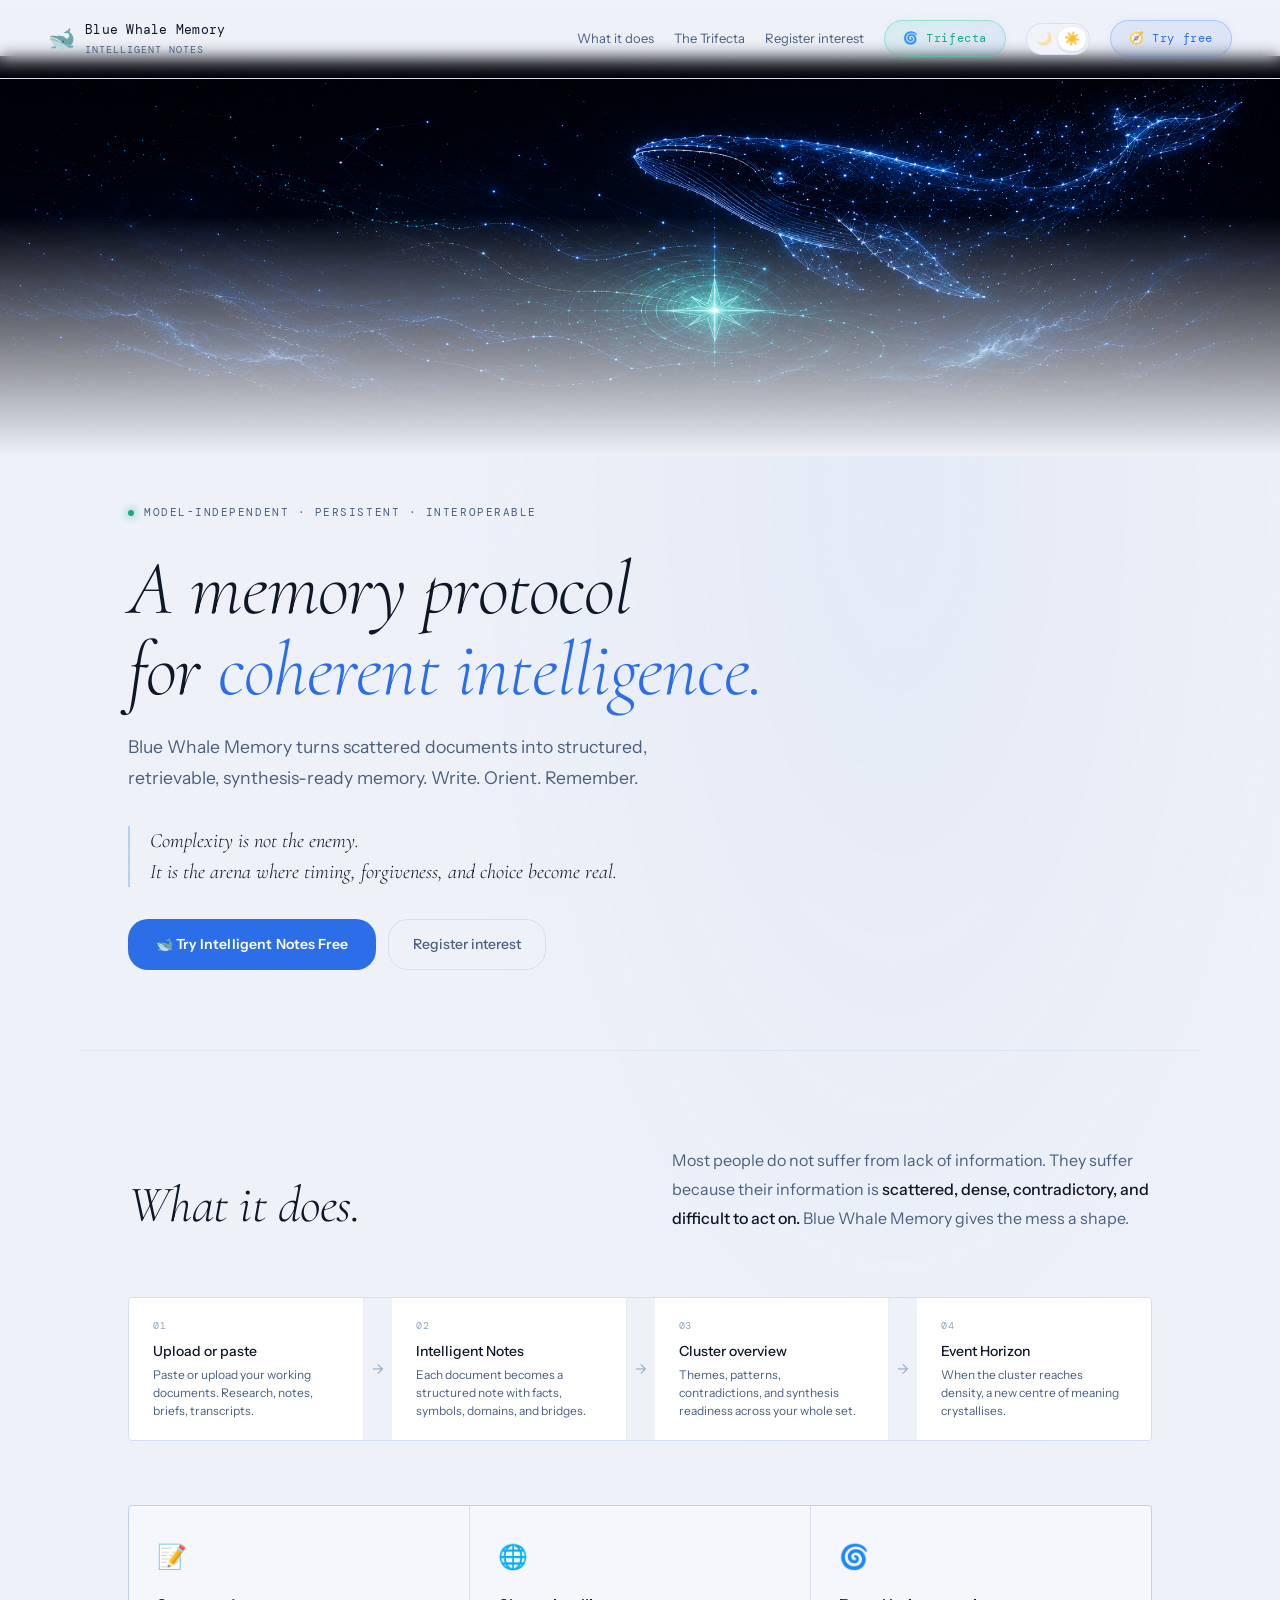
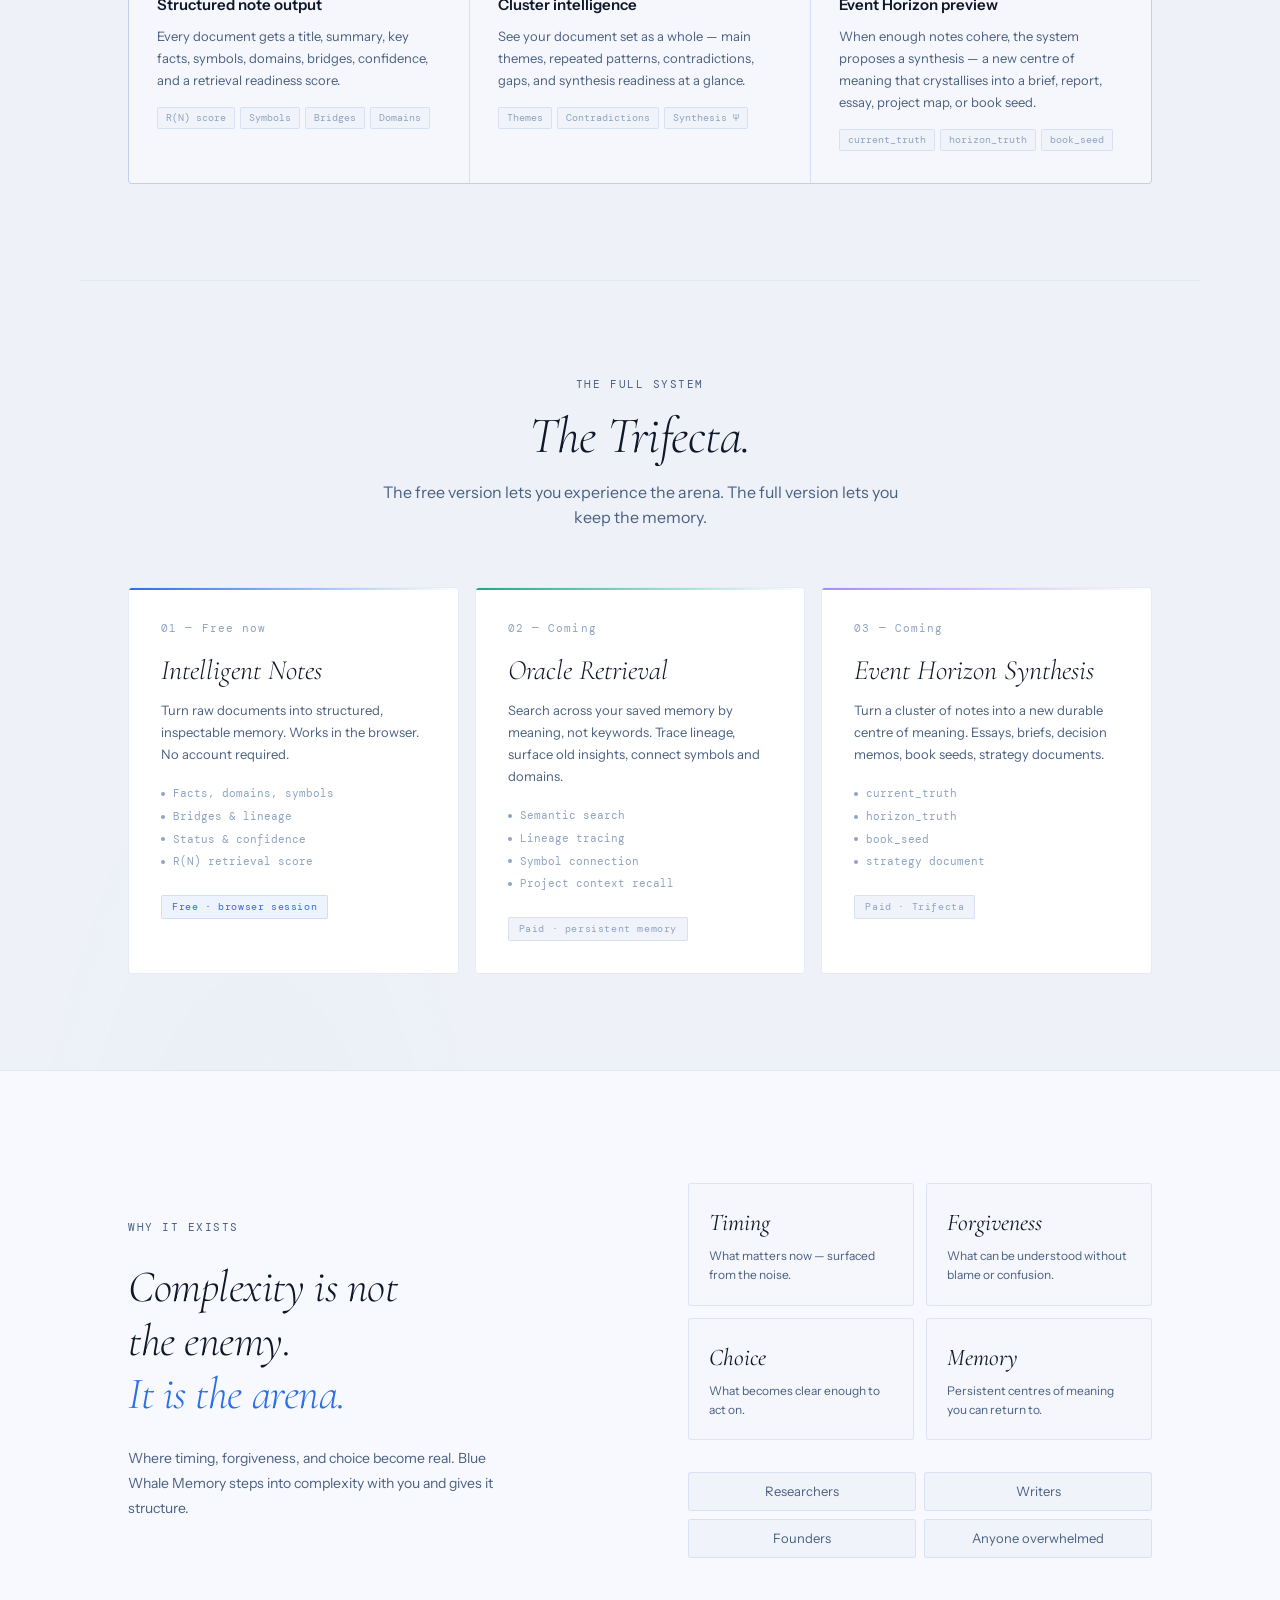
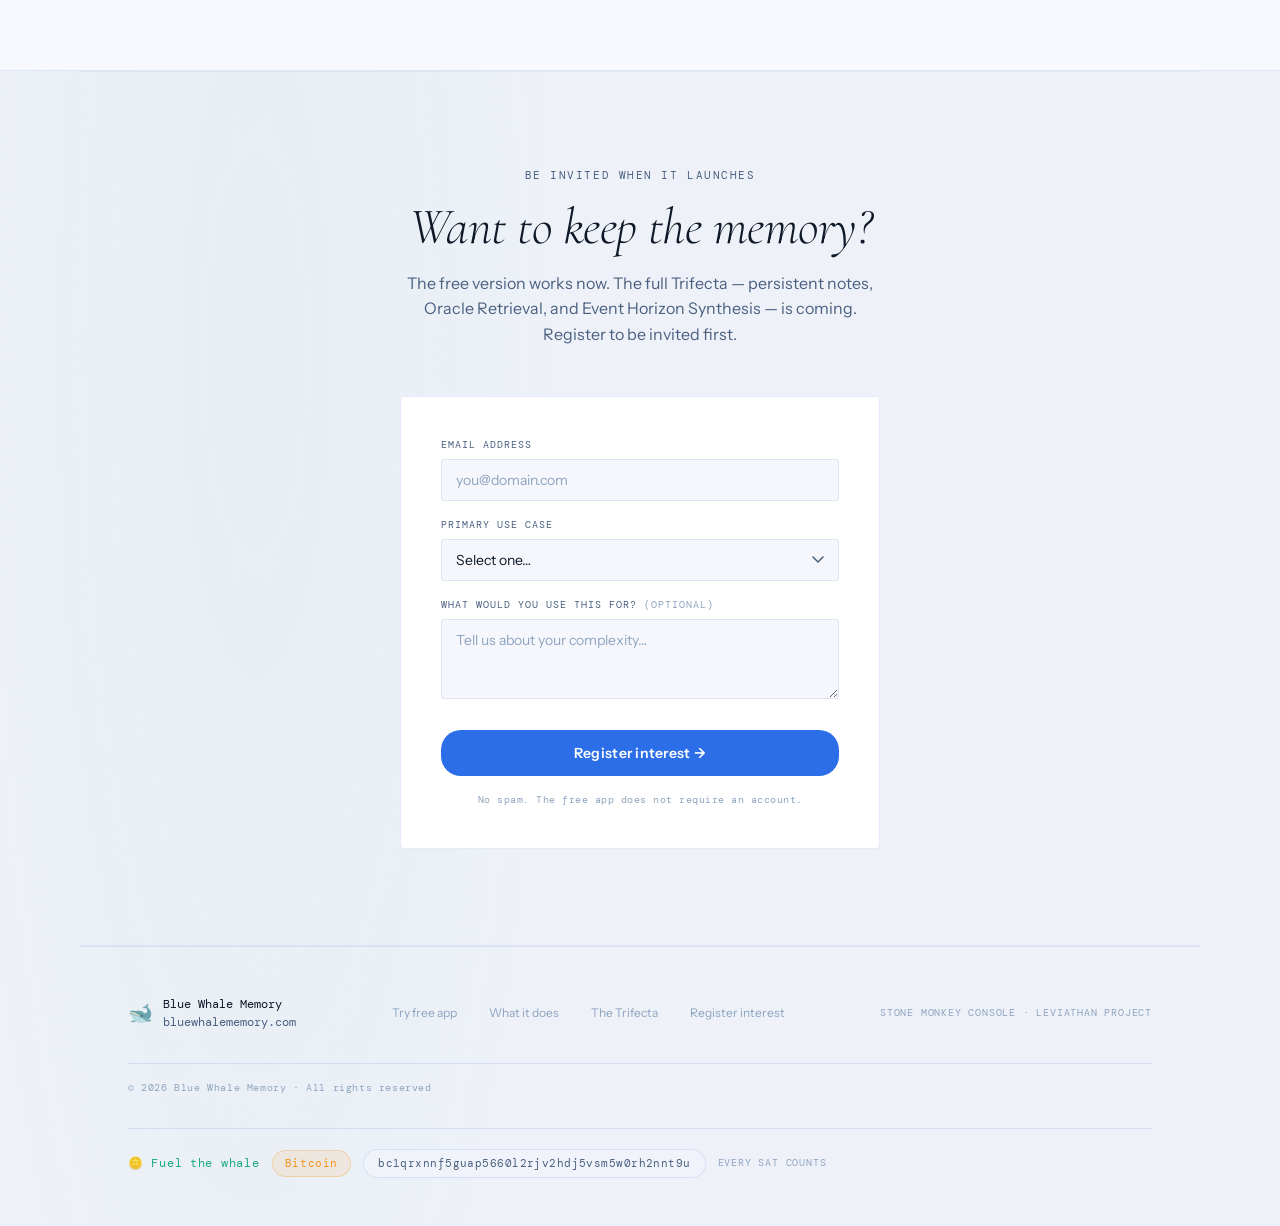
<file: index.html>
<!DOCTYPE html>
<html lang="en">
<head>
<meta charset="UTF-8">
<meta name="viewport" content="width=device-width, initial-scale=1.0">
<title>Blue Whale Memory — Intelligent Notes</title>
<link rel="stylesheet" href="/styles.css">
<link rel="icon" href="data:image/svg+xml,<svg xmlns='http://www.w3.org/2000/svg' viewBox='0 0 100 100'><text y='.9em' font-size='90'>🐋</text></svg>">
<meta name="description" content="Turn complex documents into structured, intelligent memory. Free to try. No account required.">
<link rel="preconnect" href="https://fonts.googleapis.com">
<link rel="preconnect" href="https://fonts.gstatic.com" crossorigin>
<link href="https://fonts.googleapis.com/css2?family=Cormorant+Garamond:ital,wght@0,300;0,400;1,300;1,400&family=Instrument+Sans:wght@400;500;600&family=DM+Mono:wght@300;400&display=swap" rel="stylesheet">
<style>


/* ── RESET ── */
*,*::before,*::after{box-sizing:border-box;margin:0;padding:0}


/* ── DESIGN TOKENS ── */
:root{
  --ink:        #0a0d13;
  --deep:       #060810;
  --surface:    #0e1420;
  --surface2:   #141c2e;
  --border:     rgba(100,140,220,0.12);
  --border-mid: rgba(100,140,220,0.07);
  --text:       #dce6f5;
  --muted:      #6e87a8;
  --faint:      #2e3d55;
  --accent:     #4f8ef7;
  --accent-dim: rgba(79,142,247,0.10);
  --teal:       #3ecfa8;
  --teal-dim:   rgba(62,207,168,0.08);
  --fd:'Cormorant Garamond',Georgia,serif;
  --fb:'Instrument Sans',sans-serif;
  --fm:'DM Mono',monospace;
  --max:  1120px;
  --pad:  clamp(1.25rem,5vw,3rem);
  --rad:  20px;
}


/* ── LIGHT MODE ── */
html.light{
  --ink:        #f5f7fc;
  --deep:       #eef1f8;
  --surface:    #ffffff;
  --surface2:   #f0f3fa;
  --border:     rgba(60,100,200,0.13);
  --border-mid: rgba(60,100,200,0.07);
  --text:       #0f1828;
  --muted:      #4a6080;
  --faint:      #8ea4c0;
  --accent:     #2b6ee8;
  --accent-dim: rgba(43,110,232,0.09);
  --teal:       #1aaa85;
  --teal-dim:   rgba(26,170,133,0.08);
}
html.light body{background:radial-gradient(ellipse 60% 40% at 70% 10%,rgba(43,110,232,.05) 0%,transparent 60%),radial-gradient(ellipse 40% 50% at 20% 80%,rgba(26,170,133,.04) 0%,transparent 60%),var(--deep)}
html.light nav{background:linear-gradient(to bottom,rgba(238,241,248,.97),transparent)}
html.light .complexity{background:#f7f9fe}
html.light .flow-arrow{background:var(--deep)}
html.light .hero-img-placeholder{background:radial-gradient(ellipse 70% 70% at 50% 45%,rgba(43,110,232,.06) 0%,transparent 70%),var(--surface)}


/* ── THEME TRANSITION ── */
html,body,nav,section,footer,.tri-card,.feat,.flow-step,
.complexity,.complexity-inner,.cplx-item,.register-form-wrap,
.form-input,.form-select,.form-textarea{
  transition:background .35s ease,color .35s ease,border-color .35s ease
}


/* ── BASE ── */
html{background:var(--deep);color:var(--text);font-family:var(--fb);font-size:16px;line-height:1.6;scroll-behavior:smooth;-webkit-font-smoothing:antialiased}


html::after{
  content:'';position:fixed;inset:0;pointer-events:none;z-index:1000;opacity:.4;
  background-image:url("data:image/svg+xml,%3Csvg viewBox='0 0 256 256' xmlns='http://www.w3.org/2000/svg'%3E%3Cfilter id='n'%3E%3CfeTurbulence type='fractalNoise' baseFrequency='0.9' numOctaves='4' stitchTiles='stitch'/%3E%3C/filter%3E%3Crect width='100%25' height='100%25' filter='url(%23n)' opacity='0.035'/%3E%3C/svg%3E");
  background-size:200px
}


/* ── TYPOGRAPHY ── */
.display{font-family:var(--fd);font-weight:300;font-style:italic;line-height:1.05;letter-spacing:-.01em}
.label{font-family:var(--fm);font-size:11px;letter-spacing:.14em;text-transform:uppercase;color:var(--muted)}


/* ── NAV ── */
nav{
  position:fixed;top:0;left:0;right:0;z-index:100;
  padding:1.25rem var(--pad);
  display:flex;align-items:center;justify-content:space-between;
  background:linear-gradient(to bottom,rgba(6,8,16,.95),transparent);
  backdrop-filter:blur(8px);-webkit-backdrop-filter:blur(8px)
}
.nav-brand{display:flex;align-items:center;gap:10px;text-decoration:none}
.nav-whale{font-size:22px;line-height:1}
.nav-name{font-family:var(--fm);font-size:13px;color:var(--text);letter-spacing:.02em}
.nav-name span{display:block;font-size:10px;color:var(--muted);letter-spacing:.1em;text-transform:uppercase;margin-top:1px}
.nav-actions{display:flex;align-items:center;gap:1.25rem;flex-wrap:nowrap}
.nav-link{font-size:13px;color:var(--muted);text-decoration:none;transition:color .2s;white-space:nowrap}
.nav-link:hover{color:var(--text)}


/* ── SHARED PILL BASE ── */
.btn-pill{
  display:inline-flex;align-items:center;gap:6px;
  font-family:var(--fm);font-size:12px;letter-spacing:.05em;
  padding:8px 18px;border-radius:var(--rad);
  text-decoration:none;white-space:nowrap;cursor:pointer;
  transition:all .25s ease
}


/* Try free — blue pill */
.btn-nav{
  background:var(--accent-dim);
  color:var(--accent);
  border:1px solid rgba(79,142,247,.35);
  box-shadow:0 0 10px rgba(79,142,247,.08)
}
.btn-nav:hover{
  background:rgba(79,142,247,.18);
  border-color:rgba(79,142,247,.6);
  box-shadow:0 0 18px rgba(79,142,247,.18);
  transform:translateY(-1px)
}


/* Trifecta — teal pill */
.btn-trifecta{
  background:linear-gradient(135deg,rgba(62,207,168,.12),rgba(79,142,247,.10));
  color:var(--teal);
  border:1px solid rgba(62,207,168,.40);
  box-shadow:0 0 10px rgba(62,207,168,.08),inset 0 0 8px rgba(62,207,168,.04)
}
.btn-trifecta:hover{
  background:linear-gradient(135deg,rgba(62,207,168,.22),rgba(79,142,247,.16));
  border-color:rgba(62,207,168,.7);
  box-shadow:0 0 20px rgba(62,207,168,.22),inset 0 0 10px rgba(62,207,168,.06);
  color:#5ef5d0;
  transform:translateY(-1px)
}


/* ── THEME TOGGLE ── */
.theme-toggle{
  display:flex;align-items:center;
  background:var(--surface2);border:.5px solid var(--border);
  border-radius:var(--rad);padding:3px;cursor:pointer;flex-shrink:0;
  transition:background .35s ease,border-color .35s ease
}
.theme-toggle-option{
  display:flex;align-items:center;justify-content:center;
  width:28px;height:24px;border-radius:16px;
  font-size:13px;opacity:.4;line-height:1;
  transition:background .2s,opacity .2s
}
.theme-toggle-option.active{background:var(--surface);opacity:1;box-shadow:0 1px 3px rgba(0,0,0,.15)}


/* ── HERO ── */
/* ── HERO BANNER ── */
.hero-banner{
  position:relative;width:100%;overflow:hidden;
  margin-top:56px; /* nav height */
  max-height:460px;
}
.hero-banner img{
  width:100%;height:auto;display:block;
  object-fit:cover;object-position:center 30%;
}
.hero-banner-fade{
  position:absolute;bottom:0;left:0;right:0;height:60%;
  background:linear-gradient(to bottom,transparent,var(--deep));
  pointer-events:none;
}

/* ── HERO TEXT ── */
.hero{
  max-width:var(--max);margin:0 auto;
  padding:3rem var(--pad) 5rem;
}
.hero-eyebrow{display:flex;align-items:center;gap:10px;margin-bottom:1.75rem;animation:fadeUp .9s .1s ease both}
.eyebrow-dot{width:6px;height:6px;border-radius:50%;background:var(--teal);box-shadow:0 0 8px var(--teal);flex-shrink:0}
.hero-headline{font-size:clamp(2.8rem,6vw,4.8rem);color:var(--text);margin-bottom:1.25rem;animation:fadeUp .9s .15s ease both;max-width:680px}
.hero-headline em{color:var(--accent)}
.hero-sub{font-size:clamp(1rem,1.4vw,1.1rem);color:var(--muted);line-height:1.8;max-width:520px;margin-bottom:2rem;animation:fadeUp .9s .22s ease both}
.hero-quote{border-left:2px solid rgba(79,142,247,.35);padding-left:1.25rem;margin-bottom:2rem;animation:fadeUp .9s .28s ease both;max-width:520px}
.hero-quote p{font-family:var(--fd);font-size:clamp(1.1rem,1.6vw,1.3rem);font-weight:300;font-style:italic;color:var(--text);line-height:1.5}
.hero-ctas{display:flex;gap:12px;flex-wrap:wrap;animation:fadeUp .9s .34s ease both}


/* hero CTAs */
.btn-primary{
  display:inline-flex;align-items:center;gap:8px;
  font-family:var(--fb);font-size:14px;font-weight:600;
  padding:14px 28px;border-radius:var(--rad);
  background:var(--accent);color:#fff;
  text-decoration:none;border:none;cursor:pointer;
  letter-spacing:.01em;transition:opacity .2s,transform .15s
}
.btn-primary:hover{opacity:.88;transform:translateY(-1px)}
.btn-secondary{
  display:inline-flex;align-items:center;gap:8px;
  font-family:var(--fb);font-size:14px;font-weight:500;
  padding:13px 24px;border-radius:var(--rad);
  border:.5px solid var(--border);background:transparent;color:var(--muted);
  text-decoration:none;cursor:pointer;
  transition:border-color .2s,color .2s
}
.btn-secondary:hover{border-color:rgba(100,140,220,.3);color:var(--text)}


@keyframes fadeUp{from{opacity:0;transform:translateY(24px)}to{opacity:1;transform:translateY(0)}}





/* ── SECTIONS ── */
section{max-width:var(--max);margin:0 auto;padding:6rem var(--pad)}
.section-divider{width:100%;height:.5px;background:var(--border-mid);max-width:var(--max);margin:0 auto}


/* ── WHAT IT DOES ── */
.what-header{display:grid;grid-template-columns:1fr 1fr;gap:4rem;align-items:end;margin-bottom:4rem}
.what-title{font-size:clamp(2.4rem,4vw,3.5rem);color:var(--text)}
.what-desc{font-size:1rem;color:var(--muted);line-height:1.8}
.what-desc strong{color:var(--text);font-weight:500}


.flow{display:flex;align-items:center;border:.5px solid var(--border);border-radius:4px;overflow:hidden;margin-bottom:4rem}
.flow-step{flex:1;padding:20px 24px;border-right:.5px solid var(--border);background:var(--surface);transition:background .2s}
.flow-step:last-child{border-right:none}
.flow-step:hover{background:var(--surface2)}
.flow-step-num{font-family:var(--fm);font-size:10px;color:var(--faint);letter-spacing:.08em;margin-bottom:6px}
.flow-step-name{font-size:14px;font-weight:500;color:var(--text);margin-bottom:4px}
.flow-step-desc{font-size:12px;color:var(--muted);line-height:1.5}
.flow-arrow{padding:0 8px;color:var(--faint);font-size:14px;flex-shrink:0;background:var(--ink);align-self:stretch;display:flex;align-items:center}


.features{display:grid;grid-template-columns:repeat(3,1fr);gap:1px;border:.5px solid var(--border);border-radius:4px;overflow:hidden;background:var(--border)}
.feat{background:var(--ink);padding:2rem 1.75rem;transition:background .2s}
.feat:hover{background:var(--surface)}
.feat-icon{font-size:1.5rem;margin-bottom:1rem;display:block}
.feat-title{font-size:15px;font-weight:600;color:var(--text);margin-bottom:.5rem}
.feat-desc{font-size:13px;color:var(--muted);line-height:1.7}
.feat-tags{margin-top:1rem;display:flex;flex-wrap:wrap;gap:5px}
.feat-tag{font-family:var(--fm);font-size:10px;padding:2px 8px;border-radius:2px;background:var(--surface2);color:var(--faint);border:.5px solid var(--border)}


/* ── TRIFECTA ── */
.trifecta-header{text-align:center;margin-bottom:3.5rem}
.trifecta-label{margin-bottom:1rem}
.trifecta-title{font-size:clamp(2.4rem,4vw,3.8rem);color:var(--text);margin-bottom:1rem}
.trifecta-sub{font-size:1rem;color:var(--muted);max-width:520px;margin:0 auto}
.trifecta-cards{display:grid;grid-template-columns:repeat(3,1fr);gap:16px}
.tri-card{border:.5px solid var(--border);border-radius:4px;padding:2rem;background:var(--surface);position:relative;overflow:hidden;transition:transform .2s,border-color .2s}
.tri-card:hover{transform:translateY(-3px);border-color:rgba(100,140,220,.25)}
.tri-card::before{content:'';position:absolute;top:0;left:0;right:0;height:2px}
.tri-card.c1::before{background:linear-gradient(90deg,var(--accent),transparent)}
.tri-card.c2::before{background:linear-gradient(90deg,var(--teal),transparent)}
.tri-card.c3::before{background:linear-gradient(90deg,#a78bfa,transparent)}
.tri-num{font-family:var(--fm);font-size:11px;color:var(--faint);letter-spacing:.1em;margin-bottom:1rem}
.tri-name{font-family:var(--fd);font-size:1.75rem;font-weight:300;font-style:italic;color:var(--text);line-height:1.2;margin-bottom:.75rem}
.tri-desc{font-size:13px;color:var(--muted);line-height:1.7;margin-bottom:1.25rem}
.tri-items{display:flex;flex-direction:column;gap:5px}
.tri-item{font-family:var(--fm);font-size:11px;color:var(--faint);display:flex;align-items:center;gap:8px}
.tri-item::before{content:'';width:4px;height:4px;border-radius:50%;background:var(--faint);flex-shrink:0}
.tri-badge{margin-top:1.5rem;display:inline-block;font-family:var(--fm);font-size:10px;padding:3px 10px;border-radius:2px;letter-spacing:.06em}
.tri-badge.free{background:rgba(79,142,247,.1);color:var(--accent);border:.5px solid rgba(79,142,247,.2)}
.tri-badge.soon{background:var(--surface2);color:var(--faint);border:.5px solid var(--border)}


/* ── COMPLEXITY ── */
.complexity{background:var(--surface);border-top:.5px solid var(--border);border-bottom:.5px solid var(--border)}
.complexity-inner{max-width:var(--max);margin:0 auto;padding:7rem var(--pad);display:grid;grid-template-columns:1fr 1fr;gap:6rem;align-items:center}
.complexity-quote{font-size:clamp(2rem,3.5vw,3rem);color:var(--text);line-height:1.2}
.complexity-quote em{color:var(--accent)}
.complexity-desc{font-size:14px;color:var(--muted);line-height:1.8;margin-top:1.5rem;max-width:380px}
.complexity-grid{display:grid;grid-template-columns:1fr 1fr;gap:12px}
.cplx-item{background:var(--ink);border:.5px solid var(--border);border-radius:3px;padding:1.25rem}
.cplx-word{font-family:var(--fd);font-size:1.5rem;font-style:italic;color:var(--text);margin-bottom:4px}
.cplx-def{font-size:12px;color:var(--muted);line-height:1.6}
.cplx-who{margin-top:2rem;display:grid;grid-template-columns:1fr 1fr;gap:8px}
.who-pill{font-size:13px;color:var(--muted);padding:8px 12px;border:.5px solid var(--border);border-radius:3px;background:var(--surface2);text-align:center}


/* ── REGISTER ── */
.register{text-align:center}
.register-title{font-size:clamp(2.4rem,4vw,3.5rem);color:var(--text);margin-bottom:1rem}
.register-sub{font-size:1rem;color:var(--muted);margin-bottom:3rem;max-width:480px;margin-left:auto;margin-right:auto}
.register-form-wrap{max-width:480px;margin:0 auto;background:var(--surface);border:.5px solid var(--border);border-radius:4px;padding:2.5rem}
.form-group{margin-bottom:1rem;text-align:left}
.form-label{display:block;font-family:var(--fm);font-size:10px;letter-spacing:.1em;text-transform:uppercase;color:var(--muted);margin-bottom:6px}
.form-input,.form-select,.form-textarea{
  width:100%;background:var(--ink);border:.5px solid var(--border);border-radius:3px;
  padding:11px 14px;font-family:var(--fb);font-size:14px;color:var(--text);
  outline:none;transition:border-color .2s
}
.form-input::placeholder,.form-textarea::placeholder{color:var(--faint)}
.form-input:focus,.form-select:focus,.form-textarea:focus{border-color:rgba(79,142,247,.4)}
.form-select{
  appearance:none;-webkit-appearance:none;cursor:pointer;padding-right:36px;
  background-image:url("data:image/svg+xml,%3Csvg xmlns='http://www.w3.org/2000/svg' width='12' height='8' fill='none'%3E%3Cpath d='M1 1l5 5 5-5' stroke='%234a5c75' stroke-width='1.5' stroke-linecap='round'/%3E%3C/svg%3E");
  background-repeat:no-repeat;background-position:right 14px center
}
.form-select option{background:var(--surface2);color:var(--text)}
.form-textarea{resize:vertical;min-height:80px}
.btn-submit{
  width:100%;padding:14px;background:var(--accent);color:#fff;border:none;
  border-radius:var(--rad);font-family:var(--fb);font-size:14px;font-weight:600;
  cursor:pointer;letter-spacing:.02em;margin-top:.5rem;transition:opacity .2s
}
.btn-submit:hover{opacity:.88}
.form-note{font-family:var(--fm);font-size:10px;color:var(--faint);text-align:center;margin-top:1rem;letter-spacing:.05em}
.success-state{display:none;text-align:center;padding:2rem 0}
.success-whale{font-size:3rem;margin-bottom:1rem}
.success-title{font-family:var(--fd);font-size:1.75rem;font-style:italic;color:var(--text);margin-bottom:.5rem}
.success-desc{font-size:14px;color:var(--muted);line-height:1.7}


/* ── FOOTER ── */
footer{
  border-top:.5px solid var(--border);padding:3rem var(--pad);
  max-width:var(--max);margin:0 auto;
  display:flex;align-items:center;justify-content:space-between;flex-wrap:wrap;gap:1.5rem
}
.footer-brand{display:flex;align-items:center;gap:10px}
.footer-whale{font-size:20px}
.footer-name{font-family:var(--fm);font-size:12px;color:var(--muted);line-height:1.5}
.footer-name strong{color:var(--text);font-weight:400;display:block}
.footer-links{display:flex;gap:2rem;align-items:center}
.footer-link{font-size:12px;color:var(--faint);text-decoration:none;transition:color .2s}
.footer-link:hover{color:var(--muted)}
.footer-stone{font-family:var(--fm);font-size:10px;color:var(--faint);letter-spacing:.08em;text-transform:uppercase}


.footer-wallet{
  width:100%;
  margin-top:.5rem;
  padding-top:1.25rem;
  border-top:.5px solid var(--border);
  display:flex;align-items:center;gap:12px;flex-wrap:wrap
}
.wallet-label{
  font-family:var(--fm);font-size:12px;
  color:var(--teal);letter-spacing:.06em;
  white-space:nowrap
}
.wallet-tag{
  font-family:var(--fm);font-size:11px;font-weight:400;
  color:#f7931a;
  letter-spacing:.06em;
  background:rgba(247,147,26,0.10);
  border:.5px solid rgba(247,147,26,0.28);
  border-radius:var(--rad);
  padding:4px 12px;
  white-space:nowrap
}
.wallet-address{
  font-family:var(--fm);font-size:11px;
  color:var(--muted);letter-spacing:.04em;
  background:var(--surface2);
  border:.5px solid var(--border);
  border-radius:var(--rad);
  padding:5px 14px;
  cursor:pointer;
  transition:border-color .2s,color .2s;
  user-select:all
}
.wallet-address:hover{border-color:rgba(62,207,168,.35);color:var(--teal)}
.wallet-sub{
  font-family:var(--fm);font-size:10px;
  color:var(--faint);letter-spacing:.08em;
  text-transform:uppercase
}


/* ── REVEAL ── */
.reveal{opacity:0;transform:translateY(20px);transition:opacity .7s ease,transform .7s ease}
.reveal.visible{opacity:1;transform:translateY(0)}


/* ── RESPONSIVE ── */
/* tablet */
@media(max-width:1000px){
  .hero-banner{max-height:400px}
}
/* tablet portrait */
@media(max-width:800px){
  .hero{padding-top:2rem;padding-bottom:3rem}
  .hero-banner{max-height:320px}
  .hero-headline{font-size:clamp(2.4rem,7vw,3.8rem)}
  .what-header{grid-template-columns:1fr;gap:1.5rem}
  .flow{flex-direction:column}
  .flow-step{border-right:none;border-bottom:.5px solid var(--border)}
  .flow-step:last-child{border-bottom:none}
  .flow-arrow{display:none}
  .features{grid-template-columns:1fr 1fr}
  .trifecta-cards{grid-template-columns:1fr}
  .complexity-inner{grid-template-columns:1fr;gap:3rem}
  .img-badge{display:none}
}
/* mobile */
@media(max-width:540px){
  .features{grid-template-columns:1fr}
  .complexity-grid{grid-template-columns:1fr}
  .cplx-who{grid-template-columns:1fr}
  .hero-headline{font-size:clamp(2rem,9vw,3rem)}
  .hero-banner{max-height:240px}
  .hero{padding:1.5rem var(--pad) 3rem}
  .register-form-wrap{padding:1.5rem}
  .closing-ctas{flex-direction:column;align-items:center}
  footer{flex-direction:column;align-items:flex-start}
  .footer-links{flex-wrap:wrap;gap:1rem}
}


</style>
</head>
<body>


<!-- NAV -->
<nav>
  <a class="nav-brand" href="/">
    <span class="nav-whale">🐋</span>
    <span class="nav-name">
      Blue Whale Memory
      <span>Intelligent Notes</span>
    </span>
  </a>
  <div class="nav-actions">
    <a class="nav-link" href="#what">What it does</a>
    <a class="nav-link" href="#trifecta">The Trifecta</a>
    <a class="nav-link" href="#register">Register interest</a>
    <a class="btn-pill btn-trifecta" href="/trifecta.html" target="_blank">🌀 Trifecta</a>
    <button class="theme-toggle" id="themeToggle" aria-label="Toggle light/dark theme">
      <span class="theme-toggle-option" id="opt-dark">🌙</span>
      <span class="theme-toggle-option" id="opt-light">☀️</span>
    </button>
    <a class="btn-pill btn-nav" href="https://app.bluewhalememory.com/" target="_blank">🧭 Try free</a>
  </div>
</nav>


<!-- HERO BANNER -->
<div class="hero-banner">
  <img src="/images/blue-whale-memory-hero.png" alt="Blue Whale Memory — depth and direction">
  <div class="hero-banner-fade"></div>
</div>

<!-- HERO TEXT -->
<div class="hero">
  <div class="hero-eyebrow">
    <span class="eyebrow-dot"></span>
    <span class="label">Model-independent · Persistent · Interoperable</span>
  </div>
  <h1 class="display hero-headline">
    A memory protocol<br>for <em>coherent intelligence.</em>
  </h1>
  <p class="hero-sub">
    Blue Whale Memory turns scattered documents into structured, retrievable, synthesis-ready memory. Write. Orient. Remember.
  </p>
  <blockquote class="hero-quote">
    <p>Complexity is not the enemy.<br>It is the arena where timing, forgiveness, and choice become real.</p>
  </blockquote>
  <div class="hero-ctas">
    <a href="https://app.bluewhalememory.com/" class="btn-primary" target="_blank">🐋 Try Intelligent Notes Free</a>
    <a href="#register" class="btn-secondary">Register interest</a>
  </div>
</div>


<div class="section-divider"></div>


<!-- WHAT IT DOES -->
<section id="what">
  <div class="what-header reveal">
    <h2 class="display what-title">What it does.</h2>
    <p class="what-desc">Most people do not suffer from lack of information. They suffer because their information is <strong>scattered, dense, contradictory, and difficult to act on.</strong> Blue Whale Memory gives the mess a shape.</p>
  </div>
  <div class="flow reveal">
    <div class="flow-step"><div class="flow-step-num">01</div><div class="flow-step-name">Upload or paste</div><div class="flow-step-desc">Paste or upload your working documents. Research, notes, briefs, transcripts.</div></div>
    <div class="flow-arrow">→</div>
    <div class="flow-step"><div class="flow-step-num">02</div><div class="flow-step-name">Intelligent Notes</div><div class="flow-step-desc">Each document becomes a structured note with facts, symbols, domains, and bridges.</div></div>
    <div class="flow-arrow">→</div>
    <div class="flow-step"><div class="flow-step-num">03</div><div class="flow-step-name">Cluster overview</div><div class="flow-step-desc">Themes, patterns, contradictions, and synthesis readiness across your whole set.</div></div>
    <div class="flow-arrow">→</div>
    <div class="flow-step"><div class="flow-step-num">04</div><div class="flow-step-name">Event Horizon</div><div class="flow-step-desc">When the cluster reaches density, a new centre of meaning crystallises.</div></div>
  </div>
  <div class="features reveal">
    <div class="feat">
      <span class="feat-icon">📝</span>
      <div class="feat-title">Structured note output</div>
      <p class="feat-desc">Every document gets a title, summary, key facts, symbols, domains, bridges, confidence, and a retrieval readiness score.</p>
      <div class="feat-tags"><span class="feat-tag">R(N) score</span><span class="feat-tag">Symbols</span><span class="feat-tag">Bridges</span><span class="feat-tag">Domains</span></div>
    </div>
    <div class="feat">
      <span class="feat-icon">🌐</span>
      <div class="feat-title">Cluster intelligence</div>
      <p class="feat-desc">See your document set as a whole — main themes, repeated patterns, contradictions, gaps, and synthesis readiness at a glance.</p>
      <div class="feat-tags"><span class="feat-tag">Themes</span><span class="feat-tag">Contradictions</span><span class="feat-tag">Synthesis Ψ</span></div>
    </div>
    <div class="feat">
      <span class="feat-icon">🌀</span>
      <div class="feat-title">Event Horizon preview</div>
      <p class="feat-desc">When enough notes cohere, the system proposes a synthesis — a new centre of meaning that crystallises into a brief, report, essay, project map, or book seed.</p>
      <div class="feat-tags"><span class="feat-tag">current_truth</span><span class="feat-tag">horizon_truth</span><span class="feat-tag">book_seed</span></div>
    </div>
  </div>
</section>


<div class="section-divider"></div>


<!-- TRIFECTA -->
<section id="trifecta">
  <div class="trifecta-header reveal">
    <div class="label trifecta-label">The full system</div>
    <h2 class="display trifecta-title">The Trifecta.</h2>
    <p class="trifecta-sub">The free version lets you experience the arena. The full version lets you keep the memory.</p>
  </div>
  <div class="trifecta-cards reveal">
    <div class="tri-card c1">
      <div class="tri-num">01 — Free now</div>
      <div class="tri-name">Intelligent Notes</div>
      <p class="tri-desc">Turn raw documents into structured, inspectable memory. Works in the browser. No account required.</p>
      <div class="tri-items"><span class="tri-item">Facts, domains, symbols</span><span class="tri-item">Bridges &amp; lineage</span><span class="tri-item">Status &amp; confidence</span><span class="tri-item">R(N) retrieval score</span></div>
      <span class="tri-badge free">Free · browser session</span>
    </div>
    <div class="tri-card c2">
      <div class="tri-num">02 — Coming</div>
      <div class="tri-name">Oracle Retrieval</div>
      <p class="tri-desc">Search across your saved memory by meaning, not keywords. Trace lineage, surface old insights, connect symbols and domains.</p>
      <div class="tri-items"><span class="tri-item">Semantic search</span><span class="tri-item">Lineage tracing</span><span class="tri-item">Symbol connection</span><span class="tri-item">Project context recall</span></div>
      <span class="tri-badge soon">Paid · persistent memory</span>
    </div>
    <div class="tri-card c3">
      <div class="tri-num">03 — Coming</div>
      <div class="tri-name">Event Horizon Synthesis</div>
      <p class="tri-desc">Turn a cluster of notes into a new durable centre of meaning. Essays, briefs, decision memos, book seeds, strategy documents.</p>
      <div class="tri-items"><span class="tri-item">current_truth</span><span class="tri-item">horizon_truth</span><span class="tri-item">book_seed</span><span class="tri-item">strategy document</span></div>
      <span class="tri-badge soon">Paid · Trifecta</span>
    </div>
  </div>
</section>


<!-- COMPLEXITY -->
<div class="complexity">
  <div class="complexity-inner">
    <div>
      <div class="label" style="margin-bottom:1.5rem">Why it exists</div>
      <h2 class="display complexity-quote">Complexity is not<br>the enemy.<br><em>It is the arena.</em></h2>
      <p class="complexity-desc">Where timing, forgiveness, and choice become real. Blue Whale Memory steps into complexity with you and gives it structure.</p>
    </div>
    <div class="complexity-right reveal">
      <div class="complexity-grid">
        <div class="cplx-item"><div class="cplx-word">Timing</div><div class="cplx-def">What matters now — surfaced from the noise.</div></div>
        <div class="cplx-item"><div class="cplx-word">Forgiveness</div><div class="cplx-def">What can be understood without blame or confusion.</div></div>
        <div class="cplx-item"><div class="cplx-word">Choice</div><div class="cplx-def">What becomes clear enough to act on.</div></div>
        <div class="cplx-item"><div class="cplx-word">Memory</div><div class="cplx-def">Persistent centres of meaning you can return to.</div></div>
      </div>
      <div class="cplx-who">
        <div class="who-pill">Researchers</div>
        <div class="who-pill">Writers</div>
        <div class="who-pill">Founders</div>
        <div class="who-pill">Anyone overwhelmed</div>
      </div>
    </div>
  </div>
</div>


<div class="section-divider"></div>


<!-- REGISTER INTEREST -->
<section id="register">
  <div class="register reveal">
    <div class="label" style="margin-bottom:1rem">Be invited when it launches</div>
    <h2 class="display register-title">Want to keep the memory?</h2>
    <p class="register-sub">The free version works now. The full Trifecta — persistent notes, Oracle Retrieval, and Event Horizon Synthesis — is coming. Register to be invited first.</p>
    <div class="register-form-wrap">
      <div id="form-area">
        <div class="form-group">
          <label class="form-label" for="email">Email address</label>
          <input class="form-input" type="email" id="email" name="email" placeholder="you@domain.com" required>
        </div>
        <div class="form-group">
          <label class="form-label" for="usecase">Primary use case</label>
          <select class="form-select" id="usecase" name="usecase">
            <option value="">Select one…</option>
            <option>Research</option>
            <option>Writing</option>
            <option>Business / project planning</option>
            <option>Legal / compliance</option>
            <option>Education</option>
            <option>Personal knowledge</option>
            <option>Creative work</option>
            <option>Technical documentation</option>
            <option>Other</option>
          </select>
        </div>
        <div class="form-group">
          <label class="form-label" for="note">What would you use this for? <span style="color:var(--faint)">(optional)</span></label>
          <textarea class="form-textarea" id="note" name="note" placeholder="Tell us about your complexity…"></textarea>
        </div>
        <button class="btn-submit" onclick="submitForm(event)">Register interest →</button>
        <p class="form-note">No spam. The free app does not require an account.</p>
      </div>
      <div class="success-state" id="success-state">
        <div class="success-whale">🐋</div>
        <div class="display success-title">You're in the ocean.</div>
        <p class="success-desc">The free version works right now in your browser.<br>When the full Trifecta launches, you'll be among the first invited.</p>
        <a href="https://app.bluewhalememory.com/" class="btn-primary" style="margin-top:1.5rem;display:inline-flex">Try Intelligent Notes Free</a>
      </div>
    </div>
  </div>
</section>


<div class="section-divider"></div>


<!-- FOOTER -->
<footer>
  <div class="footer-brand">
    <span class="footer-whale">🐋</span>
    <span class="footer-name"><strong>Blue Whale Memory</strong>bluewhalememory.com</span>
  </div>
  <div class="footer-links">
    <a class="footer-link" href="https://app.bluewhalememory.com/">Try free app</a>
    <a class="footer-link" href="#what">What it does</a>
    <a class="footer-link" href="#trifecta">The Trifecta</a>
    <a class="footer-link" href="#register">Register interest</a>
  </div>
  <div class="footer-stone">Stone Monkey Console · Leviathan Project</div>
  <div style="width:100%;border-top:.5px solid var(--border);padding-top:1rem;margin-top:.5rem;font-family:var(--fm);font-size:10px;color:var(--faint);letter-spacing:.06em;">© <span class="auto-year"></span> Blue Whale Memory · All rights reserved</div>
  <div class="footer-wallet">
    <span class="wallet-label">🪙 Fuel the whale</span>
    <span class="wallet-tag">Bitcoin</span>
    <span class="wallet-address">bc1qrxnnf5guap5660l2rjv2hdj5vsm5w0rh2nnt9u</span>
    <span class="wallet-sub">Every sat counts</span>
  </div>
</footer>


<script>
(function(){
  // ── THEME ──
  const html=document.documentElement;
  const toggle=document.getElementById('themeToggle');
  const optDark=document.getElementById('opt-dark');
  const optLight=document.getElementById('opt-light');


  function applyTheme(t){
    const light=t==='light';
    html.classList.toggle('light',light);
    optLight.classList.toggle('active',light);
    optDark.classList.toggle('active',!light);
    localStorage.setItem('bwm-theme',t);
  }


  const saved=localStorage.getItem('bwm-theme');
  applyTheme(saved||(window.matchMedia('(prefers-color-scheme:dark)').matches?'dark':'light'));
  toggle.addEventListener('click',()=>applyTheme(html.classList.contains('light')?'dark':'light'));


  // ── SCROLL REVEAL ──
  const obs=new IntersectionObserver(entries=>{
    entries.forEach(e=>{if(e.isIntersecting){e.target.classList.add('visible');obs.unobserve(e.target)}})
  },{threshold:.1,rootMargin:'0px 0px -40px 0px'});
  document.querySelectorAll('.reveal').forEach(el=>obs.observe(el));


  // ── COPYRIGHT YEAR ──
  document.querySelectorAll('.auto-year').forEach(el => el.textContent = new Date().getFullYear());

  // ── SMOOTH SCROLL ──
  document.querySelectorAll('a[href^="#"]').forEach(a=>{
    a.addEventListener('click',e=>{
      e.preventDefault();
      const t=document.querySelector(a.getAttribute('href'));
      if(t)t.scrollIntoView({behavior:'smooth',block:'start'});
    });
  });


  // ── FORM ──
  window.submitForm=async function(e){
    e.preventDefault();
    const email=document.getElementById('email').value.trim();
    if(!email||!email.includes('@')){document.getElementById('email').focus();return}
    const btn=e.target;
    btn.disabled=true;
    btn.textContent='Sending…';
    try{
      const res=await fetch('/api/register-interest',{
        method:'POST',
        headers:{'Content-Type':'application/json'},
        body:JSON.stringify({
          email,
          usecase:document.getElementById('usecase').value,
          note:document.getElementById('note').value,
        }),
      });
      const data=await res.json();
      if(data.ok){
        document.getElementById('form-area').style.display='none';
        document.getElementById('success-state').style.display='block';
      } else {
        btn.disabled=false;
        btn.textContent='Register interest →';
        alert('Something went wrong. Please try again or email hello@bluewhalememory.com');
      }
    }catch{
      btn.disabled=false;
      btn.textContent='Register interest →';
      alert('Could not connect. Please email hello@bluewhalememory.com directly.');
    }
  };
})();
</script>


</body>
</html>
</file>
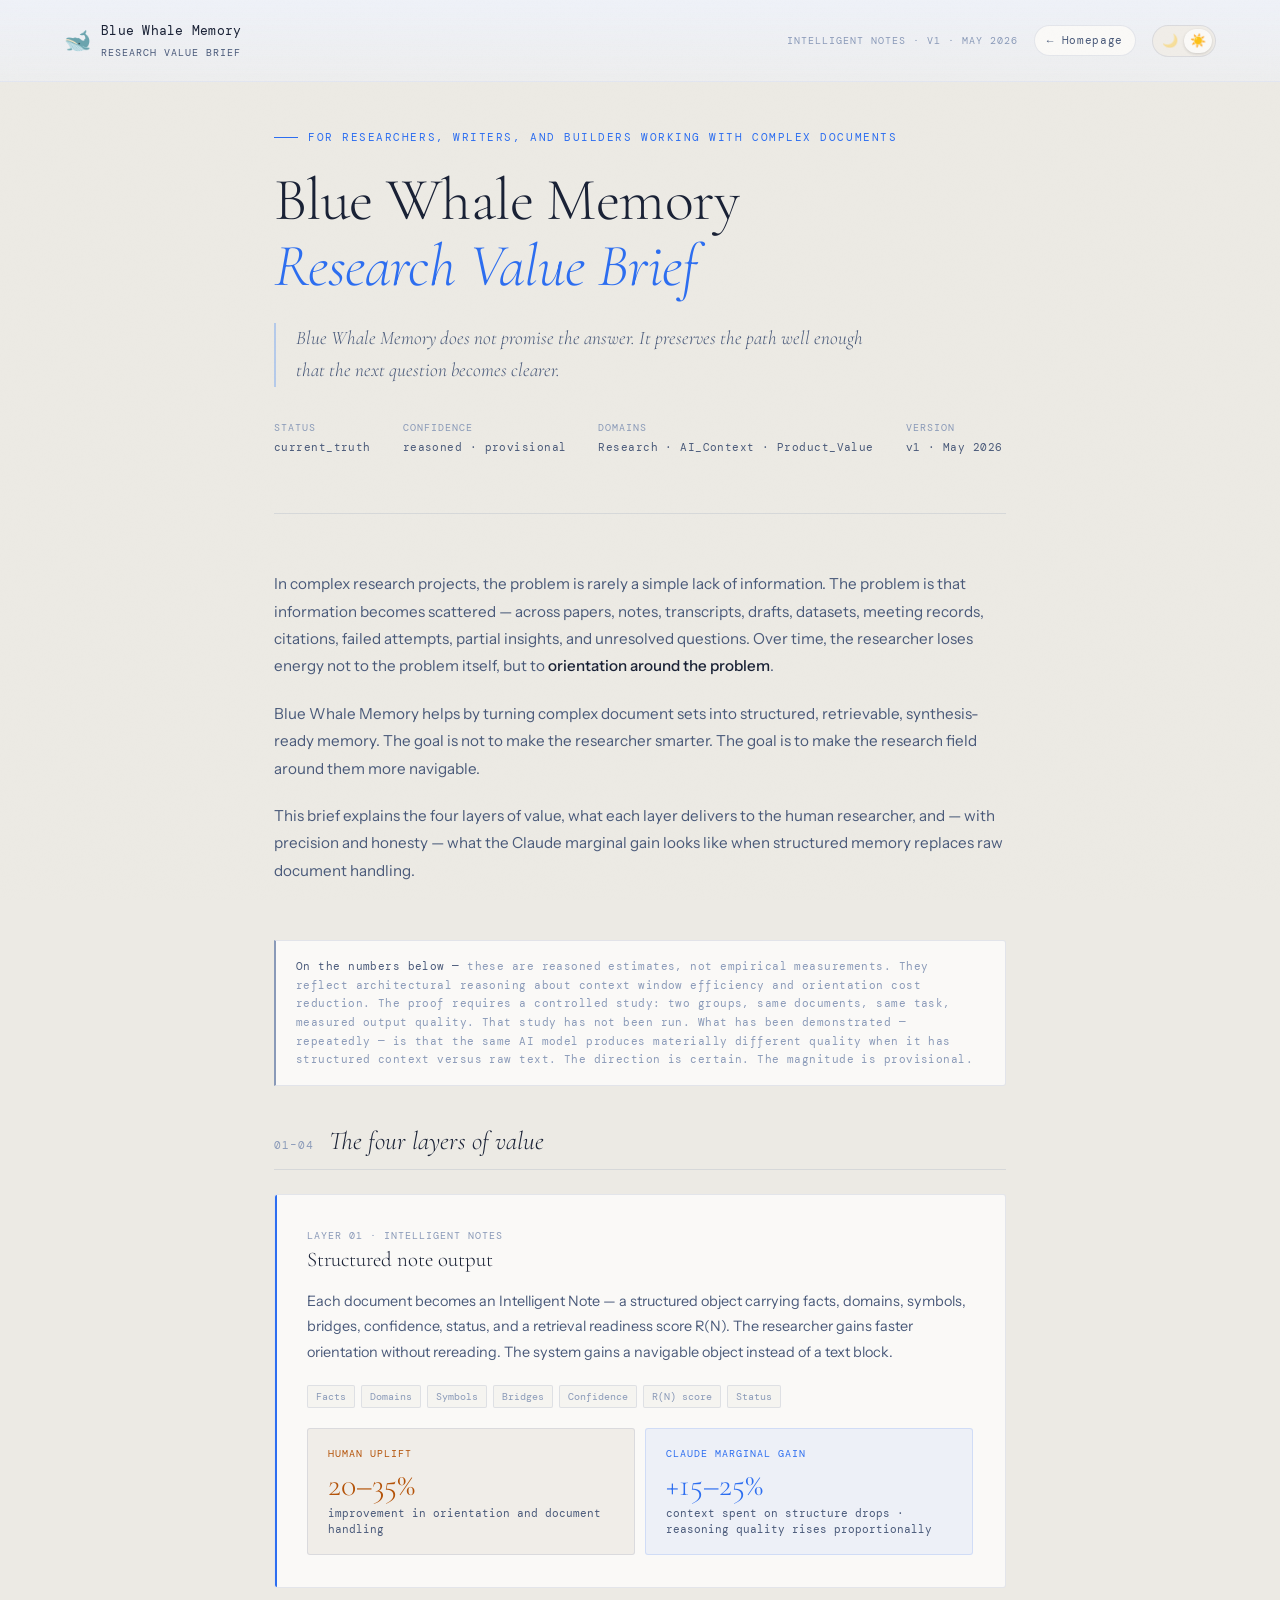
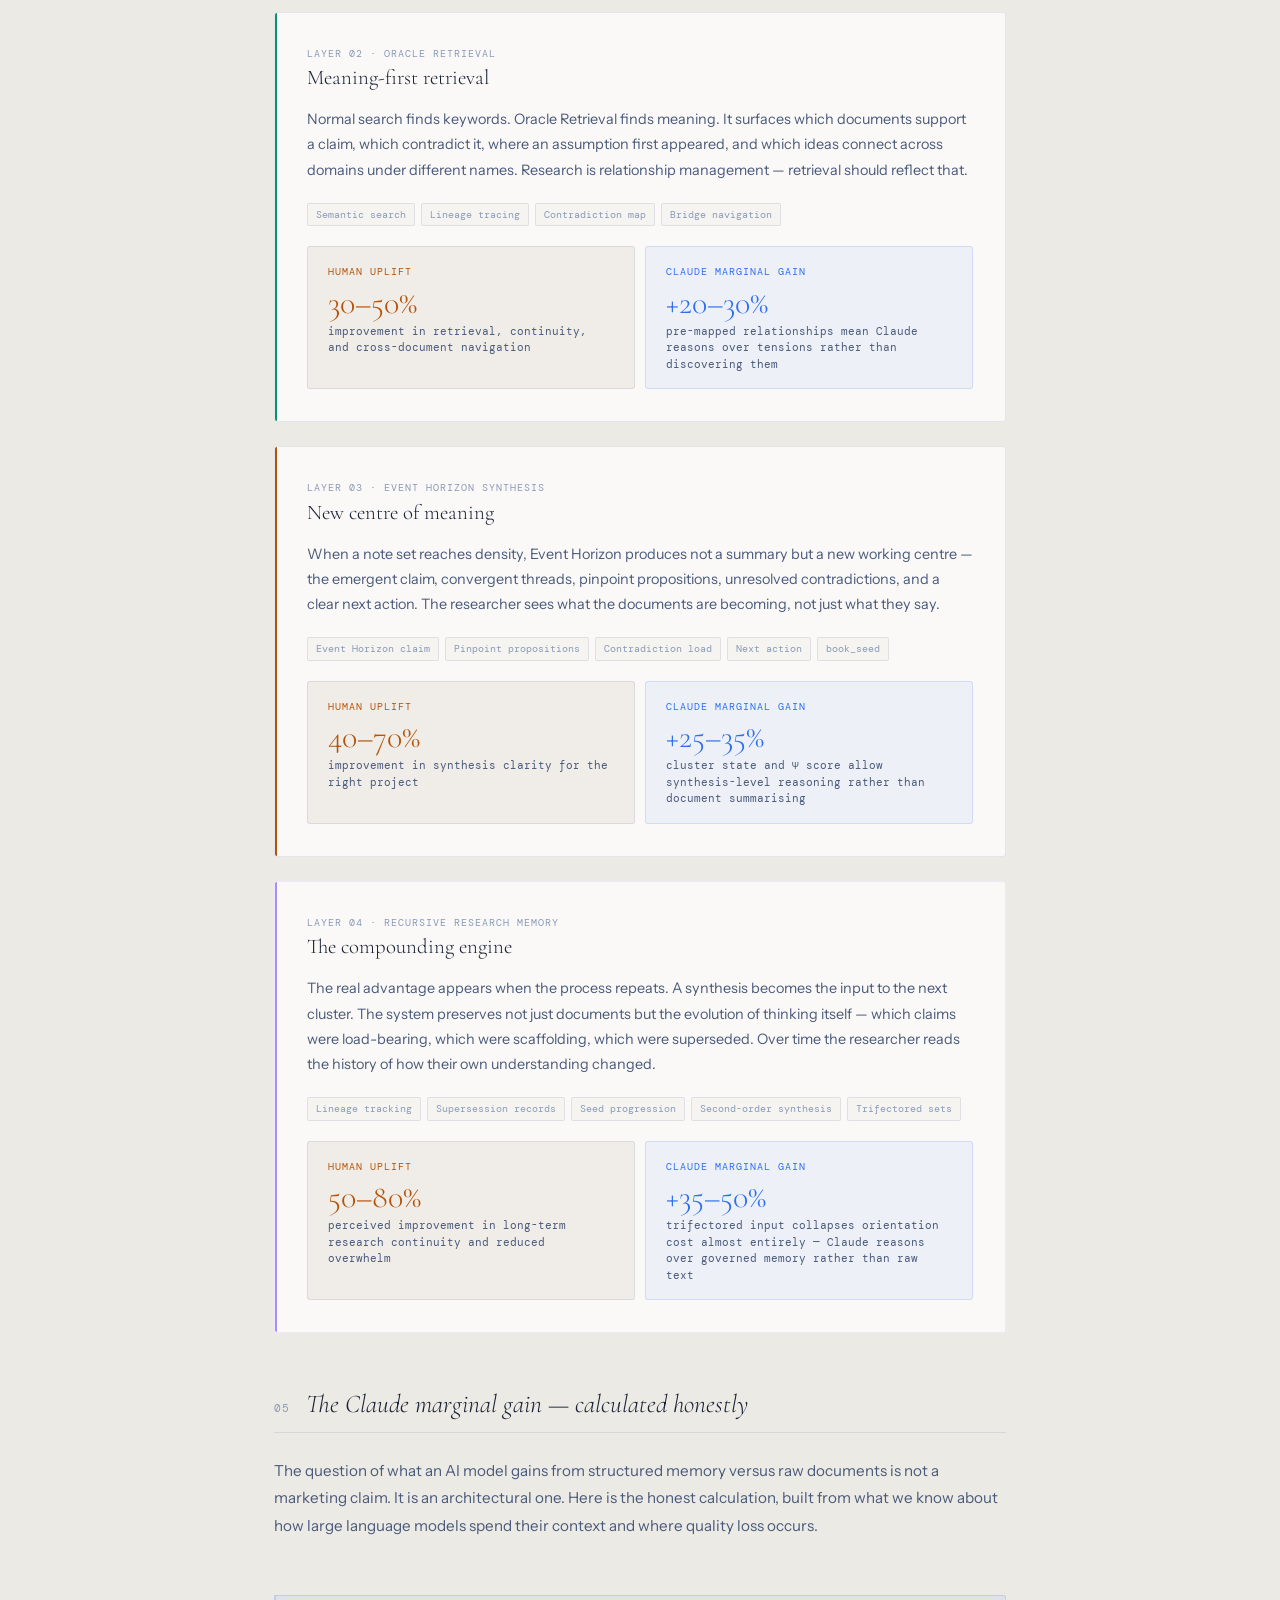
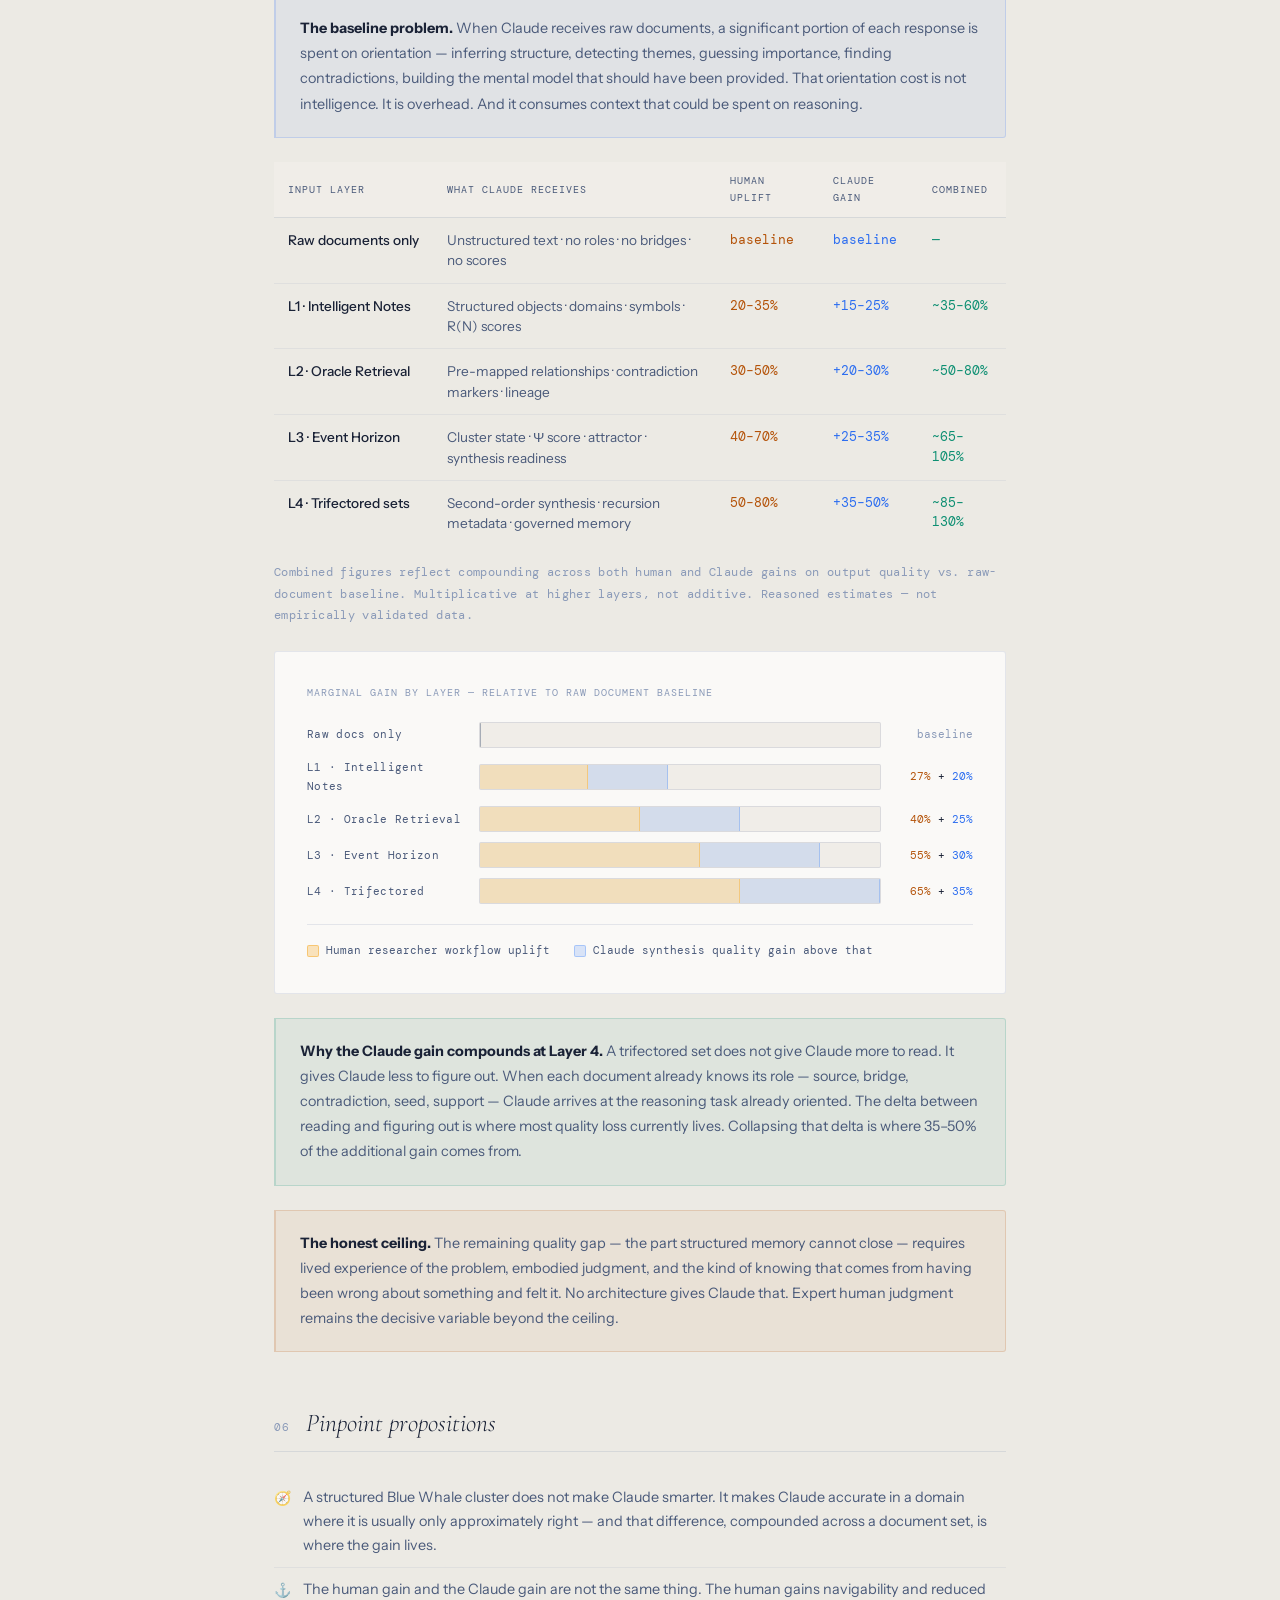
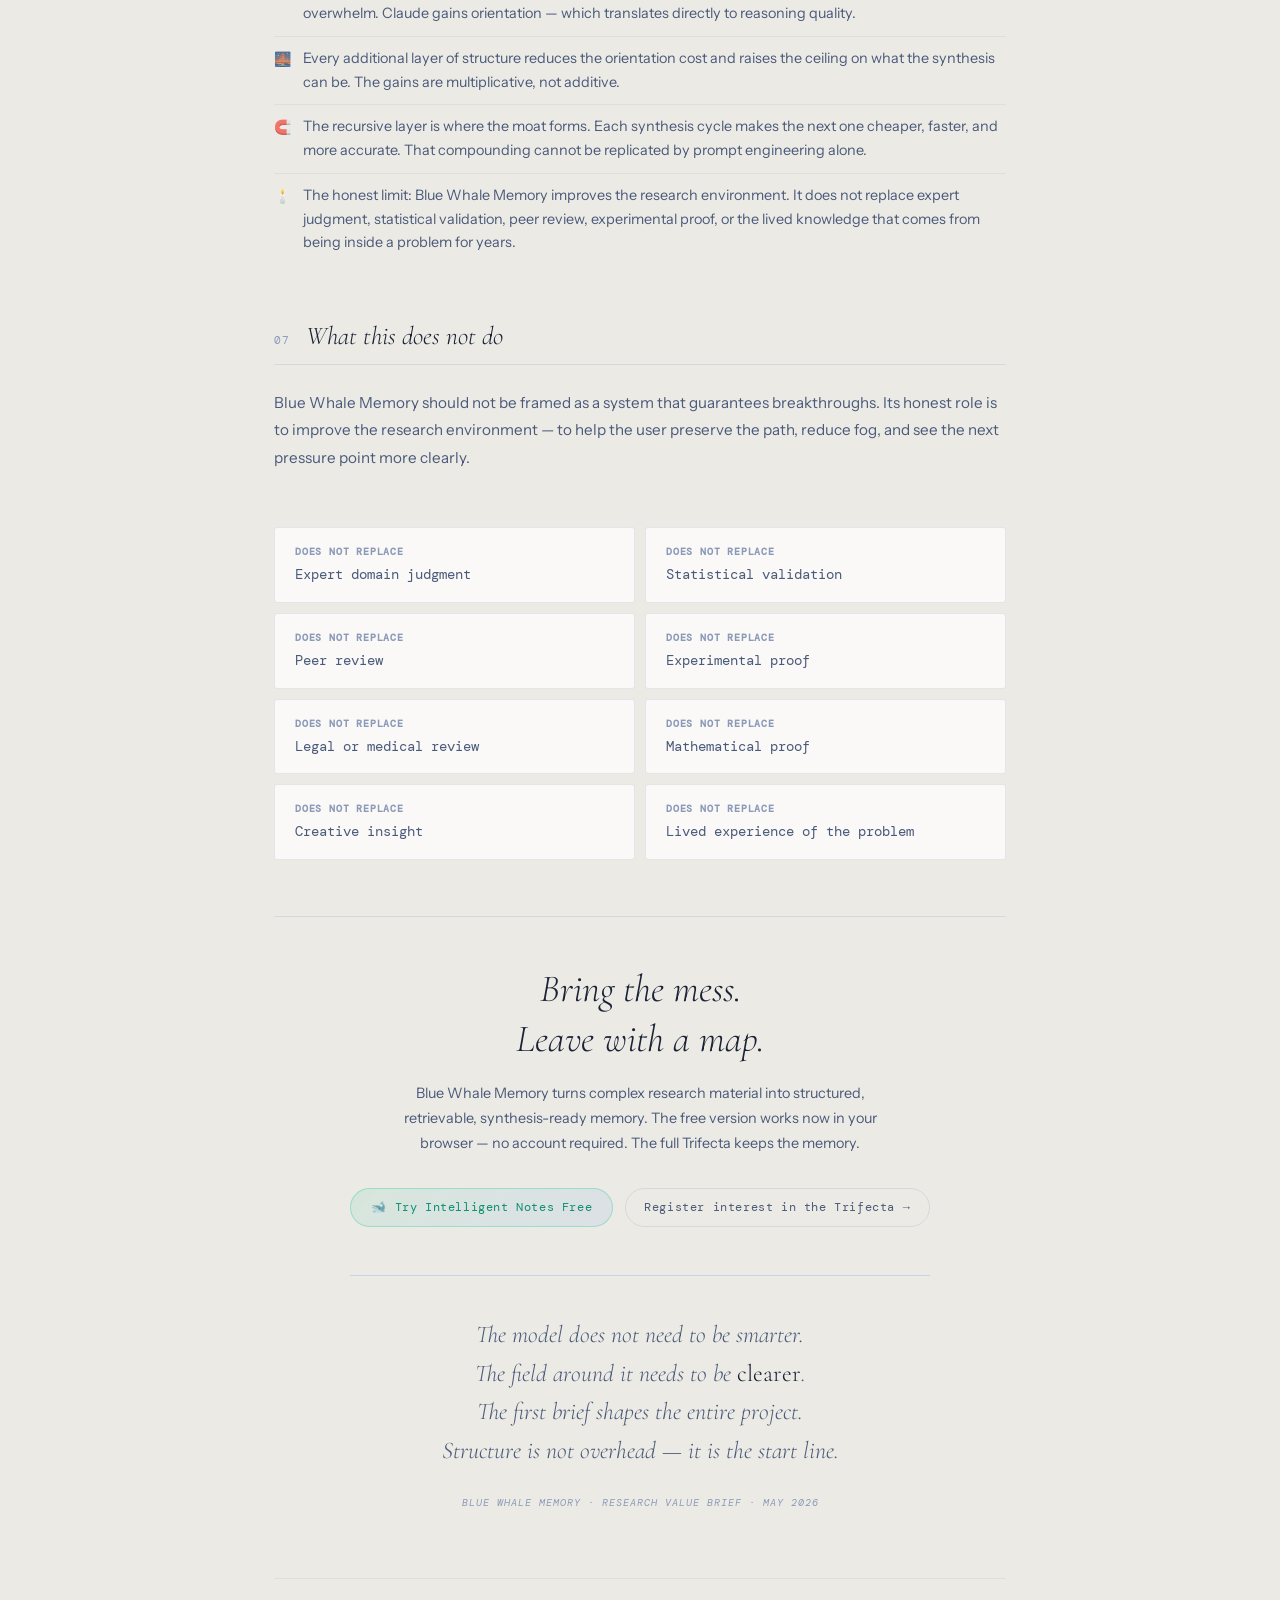
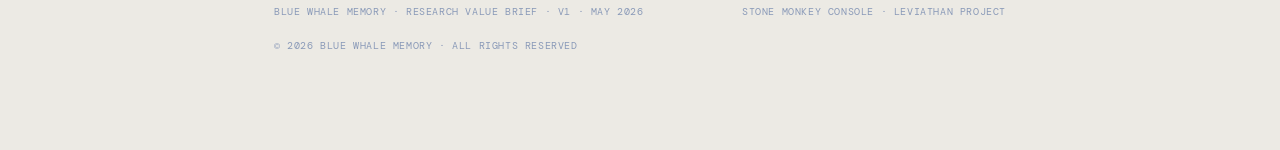
<file: trifecta.html>
<!DOCTYPE html>
<html lang="en">
<head>
<meta charset="UTF-8">
<meta name="viewport" content="width=device-width, initial-scale=1.0">
<title>Blue Whale Memory — Research Value Brief</title>
<link rel="stylesheet" href="/styles.css">
<link rel="icon" href="data:image/svg+xml,<svg xmlns='http://www.w3.org/2000/svg' viewBox='0 0 100 100'><text y='.9em' font-size='90'>🐋</text></svg>">
<meta name="description" content="How Blue Whale Memory improves complex research projects — and what the Claude marginal gain looks like at each layer.">
<link rel="preconnect" href="https://fonts.googleapis.com">
<link rel="preconnect" href="https://fonts.gstatic.com" crossorigin>
<link href="https://fonts.googleapis.com/css2?family=Cormorant+Garamond:ital,wght@0,300;0,400;1,300;1,400&family=Instrument+Sans:wght@400;500;600&family=DM+Mono:wght@300;400&display=swap" rel="stylesheet">
<style>

/* ── RESET ── */
*,*::before,*::after{box-sizing:border-box;margin:0;padding:0}

/* ── TOKENS — dark default ── */
:root{
  --ink:        #0a0d13;
  --deep:       #060810;
  --surface:    #0e1420;
  --surface2:   #141c2e;
  --border:     rgba(100,140,220,0.12);
  --border-mid: rgba(100,140,220,0.07);
  --text:       #dce6f5;
  --muted:      #6e87a8;
  --faint:      #2e3d55;
  --accent:     #4f8ef7;
  --accent-dim: rgba(79,142,247,0.10);
  --teal:       #3ecfa8;
  --teal-dim:   rgba(62,207,168,0.08);
  --amber:      #f59e0b;
  --amber-dim:  rgba(245,158,11,0.09);
  --fd:'Cormorant Garamond',Georgia,serif;
  --fb:'Instrument Sans',sans-serif;
  --fm:'DM Mono',monospace;
  --max:860px;
  --pad:clamp(1.5rem,6vw,4rem);
  --rad:20px;
  --nav-top:rgba(6,8,16,0.97);
  --nav-mid:rgba(6,8,16,0.70);
}

/* ── LIGHT MODE ── */
html.light{
  --ink:        #f5f4f0;
  --deep:       #eceae4;
  --surface:    #faf9f7;
  --surface2:   #f0ede8;
  --border:     rgba(60,80,140,0.12);
  --border-mid: rgba(60,80,140,0.07);
  --text:       #1a2236;
  --muted:      #4a5a7a;
  --faint:      #8a9ab8;
  --accent:     #2d6ef0;
  --accent-dim: rgba(45,110,240,0.10);
  --teal:       #0d8f72;
  --teal-dim:   rgba(13,143,114,0.08);
  --amber:      #b45309;
  --amber-dim:  rgba(180,83,9,0.08);
  --nav-top:rgba(238,241,248,0.97);
  --nav-mid:rgba(238,241,248,0.50);
}

html.light .uplift-card.claude{background:rgba(45,110,240,0.06);border-color:rgba(45,110,240,0.15)}
html.light .callout{background:rgba(45,110,240,0.06);border-color:rgba(45,110,240,0.18)}
html.light .callout.amber{background:rgba(180,83,9,0.06);border-color:rgba(180,83,9,0.18)}
html.light .callout.teal{background:rgba(13,143,114,0.06);border-color:rgba(13,143,114,0.18)}
html.light .summary-table thead th{background:var(--surface2)}
html.light .closing-quote{border-color:rgba(79,142,247,0.25)}

/* smooth transition */
html,body,nav,.layer,.uplift-card,.callout,.limit-cell,
.compound-visual,.summary-table thead th,.summary-table tbody td,
.closing,.doc-footer,.props li,.closing-quote{
  transition:background .35s ease,color .35s ease,border-color .35s ease
}

/* ── BASE ── */
html{background:var(--deep);color:var(--text);font-family:var(--fb);font-size:16px;line-height:1.75;-webkit-font-smoothing:antialiased}

body{max-width:var(--max);margin:0 auto;padding:5rem var(--pad) 6rem}

/* ── NAV — matches homepage exactly ── */
nav{
  position:fixed;top:0;left:0;right:0;z-index:100;
  padding:1.25rem var(--pad);
  display:flex;align-items:center;justify-content:space-between;
  background:linear-gradient(to bottom,var(--nav-top),var(--nav-mid));
  backdrop-filter:blur(8px);-webkit-backdrop-filter:blur(8px);
  border-bottom:0.5px solid var(--border-mid)
}
.nav-brand{display:flex;align-items:center;gap:10px;text-decoration:none}
.nav-whale{font-size:22px;line-height:1}
.nav-name{font-family:var(--fm);font-size:13px;color:var(--text);letter-spacing:.02em}
.nav-name span{display:block;font-size:10px;color:var(--muted);letter-spacing:.1em;text-transform:uppercase;margin-top:1px}
.nav-actions{display:flex;align-items:center;gap:1rem;flex-wrap:nowrap}
.nav-doc{font-family:var(--fm);font-size:10px;color:var(--faint);letter-spacing:.1em;text-transform:uppercase}
.back-link{
  display:inline-flex;align-items:center;gap:6px;
  font-family:var(--fm);font-size:11px;letter-spacing:.06em;
  color:var(--muted);text-decoration:none;
  padding:5px 12px;border:0.5px solid var(--border);
  border-radius:var(--rad);background:var(--surface);
  transition:color .2s,border-color .2s
}
.back-link:hover{color:var(--teal);border-color:rgba(62,207,168,.3)}

/* ── THEME TOGGLE ── */
.theme-toggle{
  display:flex;align-items:center;
  background:var(--surface2);border:.5px solid var(--border);
  border-radius:var(--rad);padding:3px;cursor:pointer
}
.theme-toggle-option{
  display:flex;align-items:center;justify-content:center;
  width:28px;height:24px;border-radius:16px;
  font-size:13px;opacity:.4;line-height:1;transition:background .2s,opacity .2s
}
.theme-toggle-option.active{background:var(--surface);opacity:1;box-shadow:0 1px 3px rgba(0,0,0,.15)}

/* ── COVER ── */
.cover{
  padding:3rem 0 3.5rem;
  border-bottom:0.5px solid var(--border);
  margin-bottom:3.5rem
}
.cover-eyebrow{
  font-family:var(--fm);font-size:11px;letter-spacing:.14em;
  text-transform:uppercase;color:var(--accent);
  margin-bottom:1.25rem;display:flex;align-items:center;gap:10px
}
.cover-eyebrow::before{content:'';display:inline-block;width:24px;height:1px;background:var(--accent)}
.cover-title{
  font-family:var(--fd);font-size:clamp(2.4rem,5vw,3.75rem);
  font-weight:300;line-height:1.1;color:var(--text);
  margin-bottom:1.5rem;letter-spacing:-.01em
}
.cover-title em{font-style:italic;color:var(--accent)}
.cover-standfirst{
  font-family:var(--fd);font-size:1.2rem;font-weight:300;font-style:italic;
  color:var(--muted);line-height:1.65;max-width:600px;
  margin-bottom:2rem;border-left:2px solid rgba(79,142,247,.35);padding-left:1.25rem
}
.cover-meta-row{display:flex;gap:2rem;flex-wrap:wrap}
.cover-meta-item{font-family:var(--fm);font-size:11px;color:var(--muted);letter-spacing:.04em}
.cover-meta-item strong{
  display:block;color:var(--faint);font-weight:400;
  margin-bottom:2px;font-size:10px;text-transform:uppercase;letter-spacing:.1em
}

/* ── PROSE ── */
.prose{margin-bottom:3.5rem}
.prose p{margin-bottom:1.25rem;color:var(--muted);font-size:.95rem;line-height:1.8}
.prose p:last-child{margin-bottom:0}
.prose strong{color:var(--text);font-weight:500}

/* ── SECTIONS ── */
.section{margin-bottom:3.5rem}
.section-header{
  display:flex;align-items:baseline;gap:1rem;
  margin-bottom:1.5rem;padding-bottom:.75rem;
  border-bottom:0.5px solid var(--border)
}
.section-num{font-family:var(--fm);font-size:11px;color:var(--faint);letter-spacing:.08em;flex-shrink:0}
.section-title{font-family:var(--fd);font-size:1.6rem;font-weight:300;font-style:italic;color:var(--text);line-height:1.2}

/* ── HONESTY NOTE ── */
.honesty-note{
  background:var(--surface);border:0.5px solid var(--border);
  border-left:2px solid var(--faint);
  border-radius:0 3px 3px 0;
  padding:1rem 1.25rem;margin-bottom:2.5rem;
  font-family:var(--fm);font-size:11px;color:var(--faint);
  letter-spacing:.04em;line-height:1.7
}
.honesty-note strong{color:var(--muted);font-weight:400}

/* ── LAYER CARDS ── */
.layer{
  background:var(--surface);border:0.5px solid var(--border);
  border-radius:3px;padding:2rem;margin-bottom:1.5rem;
  position:relative;overflow:hidden
}
.layer::before{content:'';position:absolute;left:0;top:0;bottom:0;width:2px}
.layer.l1::before{background:var(--accent)}
.layer.l2::before{background:var(--teal)}
.layer.l3::before{background:var(--amber)}
.layer.l4::before{background:#a78bfa}

.layer-num{font-family:var(--fm);font-size:10px;letter-spacing:.1em;text-transform:uppercase;color:var(--faint);margin-bottom:4px}
.layer-title{font-family:var(--fd);font-size:1.3rem;font-weight:300;color:var(--text);line-height:1.2;margin-bottom:1rem}
.layer-desc{font-size:.9rem;color:var(--muted);line-height:1.75;margin-bottom:1.25rem}

.uplift-block{display:grid;grid-template-columns:1fr 1fr;gap:10px;margin-top:1.25rem}
.uplift-card{border-radius:3px;padding:1rem 1.25rem;border:0.5px solid var(--border)}
.uplift-card.human{background:var(--surface2)}
.uplift-card.claude{background:rgba(79,142,247,.08);border-color:rgba(79,142,247,.18)}

.uplift-label{font-family:var(--fm);font-size:10px;letter-spacing:.1em;text-transform:uppercase;color:var(--faint);margin-bottom:6px}
.uplift-label.human-label{color:var(--amber)}
.uplift-label.claude-label{color:var(--accent)}

.uplift-number{font-family:var(--fd);font-size:2rem;font-weight:300;line-height:1;margin-bottom:4px;color:var(--text)}
.uplift-card.claude .uplift-number{color:var(--accent)}
.uplift-card.human .uplift-number{color:var(--amber)}
.uplift-desc{font-size:11px;color:var(--muted);line-height:1.5;font-family:var(--fm)}

.gain-tags{display:flex;flex-wrap:wrap;gap:6px;margin-top:1rem}
.gain-tag{font-family:var(--fm);font-size:10px;padding:2px 8px;border-radius:2px;border:0.5px solid var(--border);color:var(--faint);background:var(--ink)}

/* ── TABLE ── */
.summary-table{width:100%;border-collapse:collapse;margin:1.5rem 0;font-size:.85rem}
.summary-table thead th{
  font-family:var(--fm);font-size:10px;text-transform:uppercase;letter-spacing:.1em;
  color:var(--muted);padding:10px 14px;border-bottom:0.5px solid var(--border);
  text-align:left;font-weight:400;background:var(--surface)
}
.summary-table tbody td{padding:12px 14px;border-bottom:0.5px solid var(--border-mid);color:var(--muted);vertical-align:top;line-height:1.5}
.summary-table tbody tr:last-child td{border-bottom:none}
.summary-table tbody tr:hover td{background:var(--surface)}
.summary-table .td-layer{font-weight:500;color:var(--text);white-space:nowrap}
.pct{font-family:var(--fm);font-size:13px}
.pct.human{color:var(--amber)}
.pct.claude{color:var(--accent)}
.pct.combined{color:var(--teal)}

/* ── BAR CHART ── */
.compound-visual{background:var(--surface);border:0.5px solid var(--border);border-radius:3px;padding:2rem;margin:1.5rem 0}
.compound-row{display:flex;align-items:center;gap:12px;margin-bottom:10px}
.compound-row:last-child{margin-bottom:0}
.compound-layer-name{font-family:var(--fm);font-size:11px;color:var(--muted);width:160px;flex-shrink:0;letter-spacing:.03em}
.compound-bar-wrap{flex:1;height:26px;background:var(--surface2);border-radius:2px;overflow:hidden;position:relative;border:0.5px solid var(--border)}
.compound-bar-human{position:absolute;left:0;top:0;bottom:0;background:rgba(245,158,11,.20);border-right:1px solid rgba(245,158,11,.35)}
.compound-bar-claude{position:absolute;top:0;bottom:0;background:rgba(79,142,247,.18);border-right:1px solid rgba(79,142,247,.35)}
.compound-pct{font-family:var(--fm);font-size:11px;width:80px;text-align:right;flex-shrink:0}
.compound-legend{display:flex;gap:1.5rem;margin-top:1.25rem;padding-top:1rem;border-top:0.5px solid var(--border)}
.compound-legend-item{display:flex;align-items:center;gap:7px;font-family:var(--fm);font-size:11px;color:var(--muted)}
.legend-dot{width:12px;height:12px;border-radius:2px;flex-shrink:0}
.legend-dot.human{background:rgba(245,158,11,.25);border:1px solid rgba(245,158,11,.4)}
.legend-dot.claude{background:rgba(79,142,247,.20);border:1px solid rgba(79,142,247,.35)}

/* ── CALLOUT ── */
.callout{
  background:var(--accent-dim);border:0.5px solid rgba(79,142,247,.18);
  border-left:2px solid var(--accent);border-radius:0 3px 3px 0;
  padding:1.25rem 1.5rem;margin:1.5rem 0
}
.callout.amber{background:var(--amber-dim);border-color:rgba(245,158,11,.18);border-left-color:var(--amber)}
.callout.teal{background:var(--teal-dim);border-color:rgba(62,207,168,.18);border-left-color:var(--teal)}
.callout p{font-size:.9rem;color:var(--muted);line-height:1.75;margin:0}
.callout strong{color:var(--text)}

/* ── PROPS ── */
.props{list-style:none;margin:1rem 0}
.props li{display:flex;align-items:flex-start;gap:12px;padding:10px 0;border-bottom:0.5px solid var(--border-mid);font-size:.9rem;color:var(--muted);line-height:1.65}
.props li:last-child{border-bottom:none}
.prop-pin{flex-shrink:0;font-size:14px;margin-top:1px;opacity:.7}

/* ── LIMITS ── */
.limits-grid{display:grid;grid-template-columns:1fr 1fr;gap:10px;margin:1rem 0}
.limit-cell{background:var(--surface);border:0.5px solid var(--border);border-radius:3px;padding:1rem 1.25rem;font-size:.85rem;color:var(--muted);line-height:1.6;font-family:var(--fm)}
.limit-cell strong{display:block;color:var(--faint);margin-bottom:4px;font-size:10px;text-transform:uppercase;letter-spacing:.08em}

/* ── CLOSING ── */
.closing{border-top:0.5px solid var(--border);padding-top:3rem;margin-top:3rem;text-align:center}
.closing-title{font-family:var(--fd);font-size:clamp(1.6rem,3vw,2.4rem);font-weight:300;font-style:italic;color:var(--text);line-height:1.3;margin-bottom:1rem}
.closing-sub{font-size:.9rem;color:var(--muted);max-width:500px;margin:0 auto 2rem;line-height:1.75}
.closing-ctas{display:flex;gap:12px;justify-content:center;flex-wrap:wrap;margin-bottom:3rem}

.btn-primary{
  display:inline-flex;align-items:center;gap:6px;
  background:linear-gradient(135deg,rgba(62,207,168,.12),rgba(79,142,247,.10));
  color:var(--teal);border:1px solid rgba(62,207,168,.40);border-radius:var(--rad);
  padding:8px 20px;font-family:var(--fm);font-size:12px;letter-spacing:.05em;
  text-decoration:none;cursor:pointer;transition:all .2s
}
.btn-primary:hover{background:linear-gradient(135deg,rgba(62,207,168,.22),rgba(79,142,247,.16));border-color:rgba(62,207,168,.7)}

.btn-secondary{
  display:inline-flex;align-items:center;gap:6px;
  background:transparent;color:var(--muted);
  border:0.5px solid var(--border);border-radius:var(--rad);
  padding:7px 18px;font-family:var(--fm);font-size:12px;letter-spacing:.05em;
  text-decoration:none;cursor:pointer;transition:color .2s,border-color .2s
}
.btn-secondary:hover{color:var(--text);border-color:rgba(100,140,220,.3)}

/* ── CLOSING QUOTE ── */
.closing-quote{
  max-width:580px;margin:0 auto;
  border-top:0.5px solid rgba(79,142,247,.2);
  padding-top:2.5rem;
  text-align:center
}
.closing-quote blockquote{
  font-family:var(--fd);font-size:clamp(1.1rem,2vw,1.5rem);
  font-weight:300;font-style:italic;
  color:var(--muted);line-height:1.6;margin-bottom:1rem
}
.closing-quote blockquote em{color:var(--text);font-style:normal}
.closing-quote cite{font-family:var(--fm);font-size:10px;color:var(--faint);letter-spacing:.1em;text-transform:uppercase}

/* ── FOOTER ── */
.doc-footer{
  margin-top:4rem;padding-top:1.5rem;border-top:0.5px solid var(--border-mid);
  display:flex;justify-content:space-between;align-items:center;flex-wrap:wrap;gap:1rem
}
.doc-footer-text{font-family:var(--fm);font-size:10px;color:var(--faint);letter-spacing:.06em;text-transform:uppercase}

/* ── RESPONSIVE ── */
/* tablet */
@media(max-width:800px){
  .uplift-block{grid-template-columns:1fr}
  .limits-grid{grid-template-columns:1fr 1fr}
  body{padding-top:4.5rem}
}
/* mobile */
@media(max-width:600px){
  .uplift-block{grid-template-columns:1fr}
  .limits-grid{grid-template-columns:1fr}
  .compound-layer-name{width:90px;font-size:10px}
  .summary-table{font-size:.78rem}
  .cover-meta-row{flex-direction:column;gap:1rem}
  .nav-doc{display:none}
  .compound-visual{padding:1.25rem}
  .closing-ctas{flex-direction:column;align-items:center}
  .cover-title{font-size:clamp(2rem,9vw,3rem)}
}

/* ── SCROLL REVEAL ── */
.reveal{opacity:0;transform:translateY(16px);transition:opacity .6s ease,transform .6s ease}
.reveal.visible{opacity:1;transform:translateY(0)}

/* ── PRINT ── */
@media print{
  body{max-width:100%;padding:2cm;font-size:11pt}
  nav,.closing-ctas{display:none}
  .layer{break-inside:avoid}
}

</style>
</head>
<body>

<!-- NAV — matches homepage -->
<nav>
  <a class="nav-brand" href="https://bluewhalememory.com/">
    <span class="nav-whale">🐋</span>
    <span class="nav-name">
      Blue Whale Memory
      <span>Research Value Brief</span>
    </span>
  </a>
  <div class="nav-actions">
    <span class="nav-doc">Intelligent Notes · v1 · May 2026</span>
    <a href="https://bluewhalememory.com/" class="back-link">← Homepage</a>
    <button class="theme-toggle" id="themeToggle" aria-label="Toggle theme">
      <span class="theme-toggle-option" id="opt-dark">🌙</span>
      <span class="theme-toggle-option" id="opt-light">☀️</span>
    </button>
  </div>
</nav>

<!-- COVER -->
<div class="cover">
  <div class="cover-eyebrow">For researchers, writers, and builders working with complex documents</div>
  <h1 class="cover-title">Blue Whale Memory<br><em>Research Value Brief</em></h1>
  <p class="cover-standfirst">
    Blue Whale Memory does not promise the answer. It preserves the path well enough that the next question becomes clearer.
  </p>
  <div class="cover-meta-row">
    <div class="cover-meta-item"><strong>Status</strong>current_truth</div>
    <div class="cover-meta-item"><strong>Confidence</strong>reasoned · provisional</div>
    <div class="cover-meta-item"><strong>Domains</strong>Research · AI_Context · Product_Value</div>
    <div class="cover-meta-item"><strong>Version</strong>v1 · May 2026</div>
  </div>
</div>

<!-- POSITIONING -->
<div class="prose reveal">
  <p>In complex research projects, the problem is rarely a simple lack of information. The problem is that information becomes scattered — across papers, notes, transcripts, drafts, datasets, meeting records, citations, failed attempts, partial insights, and unresolved questions. Over time, the researcher loses energy not to the problem itself, but to <strong>orientation around the problem</strong>.</p>
  <p>Blue Whale Memory helps by turning complex document sets into structured, retrievable, synthesis-ready memory. The goal is not to make the researcher smarter. The goal is to make the research field around them more navigable.</p>
  <p>This brief explains the four layers of value, what each layer delivers to the human researcher, and — with precision and honesty — what the Claude marginal gain looks like when structured memory replaces raw document handling.</p>
</div>

<!-- HONESTY NOTE -->
<div class="honesty-note reveal">
  <strong>On the numbers below —</strong> these are reasoned estimates, not empirical measurements. They reflect architectural reasoning about context window efficiency and orientation cost reduction. The proof requires a controlled study: two groups, same documents, same task, measured output quality. That study has not been run. What has been demonstrated — repeatedly — is that the same AI model produces materially different quality when it has structured context versus raw text. The direction is certain. The magnitude is provisional.
</div>

<!-- LAYERS -->
<div class="section reveal">
  <div class="section-header">
    <span class="section-num">01–04</span>
    <h2 class="section-title">The four layers of value</h2>
  </div>

  <div class="layer l1 reveal">
    <div class="layer-num">Layer 01 · Intelligent Notes</div>
    <div class="layer-title">Structured note output</div>
    <p class="layer-desc">Each document becomes an Intelligent Note — a structured object carrying facts, domains, symbols, bridges, confidence, status, and a retrieval readiness score R(N). The researcher gains faster orientation without rereading. The system gains a navigable object instead of a text block.</p>
    <div class="gain-tags">
      <span class="gain-tag">Facts</span><span class="gain-tag">Domains</span><span class="gain-tag">Symbols</span>
      <span class="gain-tag">Bridges</span><span class="gain-tag">Confidence</span>
      <span class="gain-tag">R(N) score</span><span class="gain-tag">Status</span>
    </div>
    <div class="uplift-block">
      <div class="uplift-card human">
        <div class="uplift-label human-label">Human uplift</div>
        <div class="uplift-number">20–35%</div>
        <div class="uplift-desc">improvement in orientation and document handling</div>
      </div>
      <div class="uplift-card claude">
        <div class="uplift-label claude-label">Claude marginal gain</div>
        <div class="uplift-number">+15–25%</div>
        <div class="uplift-desc">context spent on structure drops · reasoning quality rises proportionally</div>
      </div>
    </div>
  </div>

  <div class="layer l2 reveal">
    <div class="layer-num">Layer 02 · Oracle Retrieval</div>
    <div class="layer-title">Meaning-first retrieval</div>
    <p class="layer-desc">Normal search finds keywords. Oracle Retrieval finds meaning. It surfaces which documents support a claim, which contradict it, where an assumption first appeared, and which ideas connect across domains under different names. Research is relationship management — retrieval should reflect that.</p>
    <div class="gain-tags">
      <span class="gain-tag">Semantic search</span><span class="gain-tag">Lineage tracing</span>
      <span class="gain-tag">Contradiction map</span><span class="gain-tag">Bridge navigation</span>
    </div>
    <div class="uplift-block">
      <div class="uplift-card human">
        <div class="uplift-label human-label">Human uplift</div>
        <div class="uplift-number">30–50%</div>
        <div class="uplift-desc">improvement in retrieval, continuity, and cross-document navigation</div>
      </div>
      <div class="uplift-card claude">
        <div class="uplift-label claude-label">Claude marginal gain</div>
        <div class="uplift-number">+20–30%</div>
        <div class="uplift-desc">pre-mapped relationships mean Claude reasons over tensions rather than discovering them</div>
      </div>
    </div>
  </div>

  <div class="layer l3 reveal">
    <div class="layer-num">Layer 03 · Event Horizon Synthesis</div>
    <div class="layer-title">New centre of meaning</div>
    <p class="layer-desc">When a note set reaches density, Event Horizon produces not a summary but a new working centre — the emergent claim, convergent threads, pinpoint propositions, unresolved contradictions, and a clear next action. The researcher sees what the documents are becoming, not just what they say.</p>
    <div class="gain-tags">
      <span class="gain-tag">Event Horizon claim</span><span class="gain-tag">Pinpoint propositions</span>
      <span class="gain-tag">Contradiction load</span><span class="gain-tag">Next action</span><span class="gain-tag">book_seed</span>
    </div>
    <div class="uplift-block">
      <div class="uplift-card human">
        <div class="uplift-label human-label">Human uplift</div>
        <div class="uplift-number">40–70%</div>
        <div class="uplift-desc">improvement in synthesis clarity for the right project</div>
      </div>
      <div class="uplift-card claude">
        <div class="uplift-label claude-label">Claude marginal gain</div>
        <div class="uplift-number">+25–35%</div>
        <div class="uplift-desc">cluster state and Ψ score allow synthesis-level reasoning rather than document summarising</div>
      </div>
    </div>
  </div>

  <div class="layer l4 reveal" style="border-color:rgba(167,139,250,0.15)">
    <div class="layer-num">Layer 04 · Recursive Research Memory</div>
    <div class="layer-title">The compounding engine</div>
    <p class="layer-desc">The real advantage appears when the process repeats. A synthesis becomes the input to the next cluster. The system preserves not just documents but the evolution of thinking itself — which claims were load-bearing, which were scaffolding, which were superseded. Over time the researcher reads the history of how their own understanding changed.</p>
    <div class="gain-tags">
      <span class="gain-tag">Lineage tracking</span><span class="gain-tag">Supersession records</span>
      <span class="gain-tag">Seed progression</span><span class="gain-tag">Second-order synthesis</span><span class="gain-tag">Trifectored sets</span>
    </div>
    <div class="uplift-block">
      <div class="uplift-card human">
        <div class="uplift-label human-label">Human uplift</div>
        <div class="uplift-number">50–80%</div>
        <div class="uplift-desc">perceived improvement in long-term research continuity and reduced overwhelm</div>
      </div>
      <div class="uplift-card claude">
        <div class="uplift-label claude-label">Claude marginal gain</div>
        <div class="uplift-number">+35–50%</div>
        <div class="uplift-desc">trifectored input collapses orientation cost almost entirely — Claude reasons over governed memory rather than raw text</div>
      </div>
    </div>
  </div>
</div>

<!-- CLAUDE GAIN -->
<div class="section reveal">
  <div class="section-header">
    <span class="section-num">05</span>
    <h2 class="section-title">The Claude marginal gain — calculated honestly</h2>
  </div>

  <div class="prose">
    <p>The question of what an AI model gains from structured memory versus raw documents is not a marketing claim. It is an architectural one. Here is the honest calculation, built from what we know about how large language models spend their context and where quality loss occurs.</p>
  </div>

  <div class="callout reveal">
    <p><strong>The baseline problem.</strong> When Claude receives raw documents, a significant portion of each response is spent on orientation — inferring structure, detecting themes, guessing importance, finding contradictions, building the mental model that should have been provided. That orientation cost is not intelligence. It is overhead. And it consumes context that could be spent on reasoning.</p>
  </div>

  <table class="summary-table reveal">
    <thead>
      <tr>
        <th>Input layer</th>
        <th>What Claude receives</th>
        <th>Human uplift</th>
        <th>Claude gain</th>
        <th>Combined</th>
      </tr>
    </thead>
    <tbody>
      <tr>
        <td class="td-layer">Raw documents only</td>
        <td>Unstructured text · no roles · no bridges · no scores</td>
        <td class="pct human">baseline</td>
        <td class="pct claude">baseline</td>
        <td class="pct combined">—</td>
      </tr>
      <tr>
        <td class="td-layer">L1 · Intelligent Notes</td>
        <td>Structured objects · domains · symbols · R(N) scores</td>
        <td class="pct human">20–35%</td>
        <td class="pct claude">+15–25%</td>
        <td class="pct combined">~35–60%</td>
      </tr>
      <tr>
        <td class="td-layer">L2 · Oracle Retrieval</td>
        <td>Pre-mapped relationships · contradiction markers · lineage</td>
        <td class="pct human">30–50%</td>
        <td class="pct claude">+20–30%</td>
        <td class="pct combined">~50–80%</td>
      </tr>
      <tr>
        <td class="td-layer">L3 · Event Horizon</td>
        <td>Cluster state · Ψ score · attractor · synthesis readiness</td>
        <td class="pct human">40–70%</td>
        <td class="pct claude">+25–35%</td>
        <td class="pct combined">~65–105%</td>
      </tr>
      <tr>
        <td class="td-layer">L4 · Trifectored sets</td>
        <td>Second-order synthesis · recursion metadata · governed memory</td>
        <td class="pct human">50–80%</td>
        <td class="pct claude">+35–50%</td>
        <td class="pct combined">~85–130%</td>
      </tr>
    </tbody>
  </table>

  <p style="font-size:.78rem;color:var(--faint);font-family:var(--fm);margin-top:-.5rem;margin-bottom:1.5rem;letter-spacing:.03em;">Combined figures reflect compounding across both human and Claude gains on output quality vs. raw-document baseline. Multiplicative at higher layers, not additive. Reasoned estimates — not empirically validated data.</p>

  <div class="compound-visual reveal">
    <div style="font-family:var(--fm);font-size:10px;text-transform:uppercase;letter-spacing:.1em;color:var(--faint);margin-bottom:1.25rem;">Marginal gain by layer — relative to raw document baseline</div>
    <div class="compound-row">
      <span class="compound-layer-name">Raw docs only</span>
      <div class="compound-bar-wrap"><div class="compound-bar-human" style="width:0%"></div><div class="compound-bar-claude" style="left:0%;width:0%"></div></div>
      <span class="compound-pct" style="color:var(--faint)">baseline</span>
    </div>
    <div class="compound-row">
      <span class="compound-layer-name">L1 · Intelligent Notes</span>
      <div class="compound-bar-wrap"><div class="compound-bar-human" style="width:27%"></div><div class="compound-bar-claude" style="left:27%;width:20%"></div></div>
      <span class="compound-pct"><span style="color:var(--amber)">27%</span> + <span style="color:var(--accent)">20%</span></span>
    </div>
    <div class="compound-row">
      <span class="compound-layer-name">L2 · Oracle Retrieval</span>
      <div class="compound-bar-wrap"><div class="compound-bar-human" style="width:40%"></div><div class="compound-bar-claude" style="left:40%;width:25%"></div></div>
      <span class="compound-pct"><span style="color:var(--amber)">40%</span> + <span style="color:var(--accent)">25%</span></span>
    </div>
    <div class="compound-row">
      <span class="compound-layer-name">L3 · Event Horizon</span>
      <div class="compound-bar-wrap"><div class="compound-bar-human" style="width:55%"></div><div class="compound-bar-claude" style="left:55%;width:30%"></div></div>
      <span class="compound-pct"><span style="color:var(--amber)">55%</span> + <span style="color:var(--accent)">30%</span></span>
    </div>
    <div class="compound-row">
      <span class="compound-layer-name">L4 · Trifectored</span>
      <div class="compound-bar-wrap"><div class="compound-bar-human" style="width:65%"></div><div class="compound-bar-claude" style="left:65%;width:35%"></div></div>
      <span class="compound-pct"><span style="color:var(--amber)">65%</span> + <span style="color:var(--accent)">35%</span></span>
    </div>
    <div class="compound-legend">
      <div class="compound-legend-item"><div class="legend-dot human"></div>Human researcher workflow uplift</div>
      <div class="compound-legend-item"><div class="legend-dot claude"></div>Claude synthesis quality gain above that</div>
    </div>
  </div>

  <div class="callout teal reveal">
    <p><strong>Why the Claude gain compounds at Layer 4.</strong> A trifectored set does not give Claude more to read. It gives Claude less to figure out. When each document already knows its role — source, bridge, contradiction, seed, support — Claude arrives at the reasoning task already oriented. The delta between reading and figuring out is where most quality loss currently lives. Collapsing that delta is where 35–50% of the additional gain comes from.</p>
  </div>

  <div class="callout amber reveal">
    <p><strong>The honest ceiling.</strong> The remaining quality gap — the part structured memory cannot close — requires lived experience of the problem, embodied judgment, and the kind of knowing that comes from having been wrong about something and felt it. No architecture gives Claude that. Expert human judgment remains the decisive variable beyond the ceiling.</p>
  </div>
</div>

<!-- PINPOINT PROPOSITIONS -->
<div class="section reveal">
  <div class="section-header">
    <span class="section-num">06</span>
    <h2 class="section-title">Pinpoint propositions</h2>
  </div>
  <ul class="props">
    <li><span class="prop-pin">🧭</span>A structured Blue Whale cluster does not make Claude smarter. It makes Claude accurate in a domain where it is usually only approximately right — and that difference, compounded across a document set, is where the gain lives.</li>
    <li><span class="prop-pin">⚓</span>The human gain and the Claude gain are not the same thing. The human gains navigability and reduced overwhelm. Claude gains orientation — which translates directly to reasoning quality.</li>
    <li><span class="prop-pin">🌉</span>Every additional layer of structure reduces the orientation cost and raises the ceiling on what the synthesis can be. The gains are multiplicative, not additive.</li>
    <li><span class="prop-pin">🧲</span>The recursive layer is where the moat forms. Each synthesis cycle makes the next one cheaper, faster, and more accurate. That compounding cannot be replicated by prompt engineering alone.</li>
    <li><span class="prop-pin">🕯️</span>The honest limit: Blue Whale Memory improves the research environment. It does not replace expert judgment, statistical validation, peer review, experimental proof, or the lived knowledge that comes from being inside a problem for years.</li>
  </ul>
</div>

<!-- WHAT THIS DOES NOT DO -->
<div class="section reveal">
  <div class="section-header">
    <span class="section-num">07</span>
    <h2 class="section-title">What this does not do</h2>
  </div>
  <div class="prose">
    <p>Blue Whale Memory should not be framed as a system that guarantees breakthroughs. Its honest role is to improve the research environment — to help the user preserve the path, reduce fog, and see the next pressure point more clearly.</p>
  </div>
  <div class="limits-grid">
    <div class="limit-cell"><strong>Does not replace</strong>Expert domain judgment</div>
    <div class="limit-cell"><strong>Does not replace</strong>Statistical validation</div>
    <div class="limit-cell"><strong>Does not replace</strong>Peer review</div>
    <div class="limit-cell"><strong>Does not replace</strong>Experimental proof</div>
    <div class="limit-cell"><strong>Does not replace</strong>Legal or medical review</div>
    <div class="limit-cell"><strong>Does not replace</strong>Mathematical proof</div>
    <div class="limit-cell"><strong>Does not replace</strong>Creative insight</div>
    <div class="limit-cell"><strong>Does not replace</strong>Lived experience of the problem</div>
  </div>
</div>

<!-- CLOSING -->
<div class="closing reveal">
  <h2 class="closing-title">Bring the mess.<br>Leave with a map.</h2>
  <p class="closing-sub">
    Blue Whale Memory turns complex research material into structured, retrievable, synthesis-ready memory. The free version works now in your browser — no account required. The full Trifecta keeps the memory.
  </p>
  <div class="closing-ctas">
    <a href="https://app.bluewhalememory.com/" class="btn-primary" target="_blank">🐋 Try Intelligent Notes Free</a>
    <a href="https://bluewhalememory.com/#register" class="btn-secondary">Register interest in the Trifecta →</a>
  </div>

  <div class="closing-quote">
    <blockquote>
      The model does not need to be smarter.<br>
      The field around it needs to be <em>clearer</em>.<br>
      The first brief shapes the entire project.<br>
      Structure is not overhead — it is the start line.
    </blockquote>
    <cite>Blue Whale Memory · Research Value Brief · May 2026</cite>
  </div>
</div>

<!-- FOOTER -->
<div class="doc-footer">
  <span class="doc-footer-text">Blue Whale Memory · Research Value Brief · v1 · May 2026</span>
  <span class="doc-footer-text">Stone Monkey Console · Leviathan Project</span>
  <span class="doc-footer-text">© <span class="auto-year"></span> Blue Whale Memory · All rights reserved</span>
</div>

<script>
  const html    = document.documentElement;
  const toggle  = document.getElementById('themeToggle');
  const optDark = document.getElementById('opt-dark');
  const optLight= document.getElementById('opt-light');

  function applyTheme(t) {
    const dark = t === 'dark';
    html.classList.toggle('light', !dark);
    optDark.classList.toggle('active', dark);
    optLight.classList.toggle('active', !dark);
    localStorage.setItem('bwm-brief-theme', t);
  }

  const saved = localStorage.getItem('bwm-brief-theme');
  applyTheme(saved || (window.matchMedia('(prefers-color-scheme:dark)').matches ? 'dark' : 'light'));
  toggle.addEventListener('click', () => applyTheme(html.classList.contains('light') ? 'dark' : 'light'));

  document.querySelectorAll('.auto-year').forEach(el => el.textContent = new Date().getFullYear());

  const obs = new IntersectionObserver(entries => {
    entries.forEach(e => { if (e.isIntersecting) { e.target.classList.add('visible'); obs.unobserve(e.target); } });
  }, { threshold: 0.08, rootMargin: '0px 0px -30px 0px' });
  document.querySelectorAll('.reveal').forEach(el => obs.observe(el));
</script>

</body>
</html>
</file>
<file: styles.css>
/*
 * Blue Whale Memory — Shared Stylesheet
 * Link from every page: <link rel="stylesheet" href="/styles.css">
 * Page-specific styles go in each file's own <style> block.
 */

/* ── RESET ── */
*,*::before,*::after{box-sizing:border-box;margin:0;padding:0}

/* ── TOKENS — dark default ── */
:root{
  --ink:        #0a0d13;
  --deep:       #060810;
  --surface:    #0e1420;
  --surface2:   #141c2e;
  --border:     rgba(100,140,220,0.12);
  --border-mid: rgba(100,140,220,0.07);
  --text:       #dce6f5;
  --muted:      #6e87a8;
  --faint:      #2e3d55;
  --accent:     #4f8ef7;
  --accent-dim: rgba(79,142,247,0.10);
  --teal:       #3ecfa8;
  --teal-dim:   rgba(62,207,168,0.08);
  --amber:      #f59e0b;
  --amber-dim:  rgba(245,158,11,0.09);
  --fd:'Cormorant Garamond',Georgia,serif;
  --fb:'Instrument Sans',sans-serif;
  --fm:'DM Mono',monospace;
  --pad:clamp(1.25rem,5vw,3rem);
  --rad:20px;
  --max:1120px;
  --nav-top:rgba(6,8,16,0.97);
  --nav-mid:rgba(6,8,16,0.70);
}

/* ── LIGHT MODE ── */
html.light{
  --ink:        #f5f4f0;
  --deep:       #eceae4;
  --surface:    #faf9f7;
  --surface2:   #f0ede8;
  --border:     rgba(60,80,140,0.12);
  --border-mid: rgba(60,80,140,0.07);
  --text:       #1a2236;
  --muted:      #4a5a7a;
  --faint:      #8a9ab8;
  --accent:     #2d6ef0;
  --accent-dim: rgba(45,110,240,0.10);
  --teal:       #0d8f72;
  --teal-dim:   rgba(13,143,114,0.08);
  --amber:      #b45309;
  --amber-dim:  rgba(180,83,9,0.08);
  --nav-top:rgba(238,241,248,0.97);
  --nav-mid:rgba(238,241,248,0.50);
}

/* ── BASE ── */
html{
  background:var(--deep);
  color:var(--text);
  font-family:var(--fb);
  font-size:16px;
  line-height:1.6;
  -webkit-font-smoothing:antialiased;
  scroll-behavior:smooth;
}

body{
  background:var(--deep);
  transition:background .35s ease,color .35s ease;
}

/* ── NOISE GRAIN ── */
html::after{
  content:'';position:fixed;inset:0;pointer-events:none;z-index:1000;opacity:.35;
  background-image:url("data:image/svg+xml,%3Csvg viewBox='0 0 256 256' xmlns='http://www.w3.org/2000/svg'%3E%3Cfilter id='n'%3E%3CfeTurbulence type='fractalNoise' baseFrequency='0.9' numOctaves='4' stitchTiles='stitch'/%3E%3C/filter%3E%3Crect width='100%25' height='100%25' filter='url(%23n)' opacity='0.035'/%3E%3C/svg%3E");
  background-size:200px;
}
html.light::after{opacity:.1}

/* ── SCROLLBAR ── */
::-webkit-scrollbar{width:4px}
::-webkit-scrollbar-track{background:transparent}
::-webkit-scrollbar-thumb{background:var(--faint);border-radius:4px}
::-webkit-scrollbar-thumb:hover{background:var(--muted)}

/* ── NAV ── */
nav{
  position:fixed;top:0;left:0;right:0;z-index:100;
  padding:1.25rem var(--pad);
  display:flex;align-items:center;justify-content:space-between;
  background:linear-gradient(to bottom,var(--nav-top),var(--nav-mid));
  backdrop-filter:blur(8px);-webkit-backdrop-filter:blur(8px);
  border-bottom:.5px solid var(--border-mid);
  transition:background .35s ease;
}
.nav-brand{display:flex;align-items:center;gap:10px;text-decoration:none}
.nav-brand:hover{opacity:.8}
.nav-whale{font-size:22px;line-height:1}
.nav-name{font-family:var(--fm);font-size:13px;color:var(--text);letter-spacing:.02em;transition:color .35s}
.nav-name span{display:block;font-size:10px;color:var(--muted);letter-spacing:.1em;text-transform:uppercase;margin-top:1px;transition:color .35s}
.nav-actions{display:flex;align-items:center;gap:1rem;flex-wrap:nowrap}
.nav-link{font-size:13px;color:var(--muted);text-decoration:none;transition:color .2s;white-space:nowrap}
.nav-link:hover{color:var(--text)}
.nav-doc{font-family:var(--fm);font-size:10px;color:var(--faint);letter-spacing:.1em;text-transform:uppercase}

/* ── BACK LINK ── */
.back-link{
  display:inline-flex;align-items:center;gap:6px;
  font-family:var(--fm);font-size:11px;letter-spacing:.06em;
  color:var(--muted);text-decoration:none;
  padding:5px 12px;border:.5px solid var(--border);
  border-radius:var(--rad);background:var(--surface);
  transition:color .2s,border-color .2s,background .35s;
}
.back-link:hover{color:var(--teal);border-color:rgba(62,207,168,.3)}

/* ── THEME TOGGLE ── */
.theme-toggle{
  display:flex;align-items:center;
  background:var(--surface2);border:.5px solid var(--border);
  border-radius:var(--rad);padding:3px;cursor:pointer;flex-shrink:0;
  transition:background .35s,border-color .35s;
}
.theme-toggle-option{
  display:flex;align-items:center;justify-content:center;
  width:28px;height:24px;border-radius:16px;
  font-size:13px;opacity:.4;line-height:1;transition:background .2s,opacity .2s;
}
.theme-toggle-option.active{background:var(--surface);opacity:1;box-shadow:0 1px 3px rgba(0,0,0,.15)}

/* ── PILL BUTTONS ── */
.btn-pill{
  display:inline-flex;align-items:center;gap:6px;
  font-family:var(--fm);font-size:12px;letter-spacing:.05em;
  padding:8px 18px;border-radius:var(--rad);
  text-decoration:none;white-space:nowrap;cursor:pointer;
  transition:all .25s ease;
}
.btn-teal{
  background:linear-gradient(135deg,rgba(62,207,168,.12),rgba(79,142,247,.10));
  color:var(--teal);border:1px solid rgba(62,207,168,.40);
}
.btn-teal:hover{
  background:linear-gradient(135deg,rgba(62,207,168,.22),rgba(79,142,247,.16));
  border-color:rgba(62,207,168,.7);color:#5ef5d0;transform:translateY(-1px);
}
.btn-accent{
  background:var(--accent-dim);color:var(--accent);
  border:1px solid rgba(79,142,247,.35);
}
.btn-accent:hover{
  background:rgba(79,142,247,.18);border-color:rgba(79,142,247,.6);transform:translateY(-1px);
}
.btn-ghost{
  background:transparent;color:var(--muted);
  border:.5px solid var(--border);
}
.btn-ghost:hover{color:var(--text);border-color:rgba(100,140,220,.3)}

/* ── SECTION DIVIDER ── */
.section-divider{width:100%;height:.5px;background:var(--border-mid)}

/* ── SCROLL REVEAL ── */
.reveal{opacity:0;transform:translateY(20px);transition:opacity .7s ease,transform .7s ease}
.reveal.visible{opacity:1;transform:translateY(0)}

/* ── SMOOTH THEME TRANSITIONS ── */
nav,section,footer,.tri-card,.feat,.flow-step,.complexity,
.complexity-inner,.cplx-item,.register-form-wrap,.form-input,
.form-select,.form-textarea,.layer,.uplift-card,.callout,
.limit-cell,.compound-visual,.summary-table thead th,
.summary-table tbody td,.closing,.doc-footer,.props li{
  transition:background .35s ease,color .35s ease,border-color .35s ease;
}

/* ── FOOTER ── */
.site-footer{
  border-top:.5px solid var(--border);
  padding:3rem var(--pad);
  max-width:var(--max);margin:0 auto;
  display:flex;align-items:center;justify-content:space-between;flex-wrap:wrap;gap:1.5rem;
}
.footer-brand{display:flex;align-items:center;gap:10px}
.footer-whale{font-size:20px}
.footer-name{font-family:var(--fm);font-size:12px;color:var(--muted);line-height:1.5;transition:color .35s}
.footer-name strong{color:var(--text);font-weight:400;display:block;transition:color .35s}
.footer-links{display:flex;gap:2rem;align-items:center}
.footer-link{font-size:12px;color:var(--faint);text-decoration:none;transition:color .2s}
.footer-link:hover{color:var(--muted)}
.footer-stone{font-family:var(--fm);font-size:10px;color:var(--faint);letter-spacing:.08em;text-transform:uppercase}

/* ── DOC FOOTER (brief pages) ── */
.doc-footer{
  margin-top:4rem;padding-top:1.5rem;border-top:.5px solid var(--border-mid);
  display:flex;justify-content:space-between;align-items:center;flex-wrap:wrap;gap:1rem;
}
.doc-footer-text{font-family:var(--fm);font-size:10px;color:var(--faint);letter-spacing:.06em;text-transform:uppercase}

/* ── RESPONSIVE NAV ── */
@media(max-width:640px){
  .nav-link,.nav-doc{display:none}
}
@media(max-width:480px){
  nav{padding:1rem var(--pad)}
}

/* ── COPYRIGHT ── */
.copyright{
  font-family:var(--fm);font-size:10px;color:var(--faint);
  letter-spacing:.06em;text-transform:uppercase;
}
</file>
